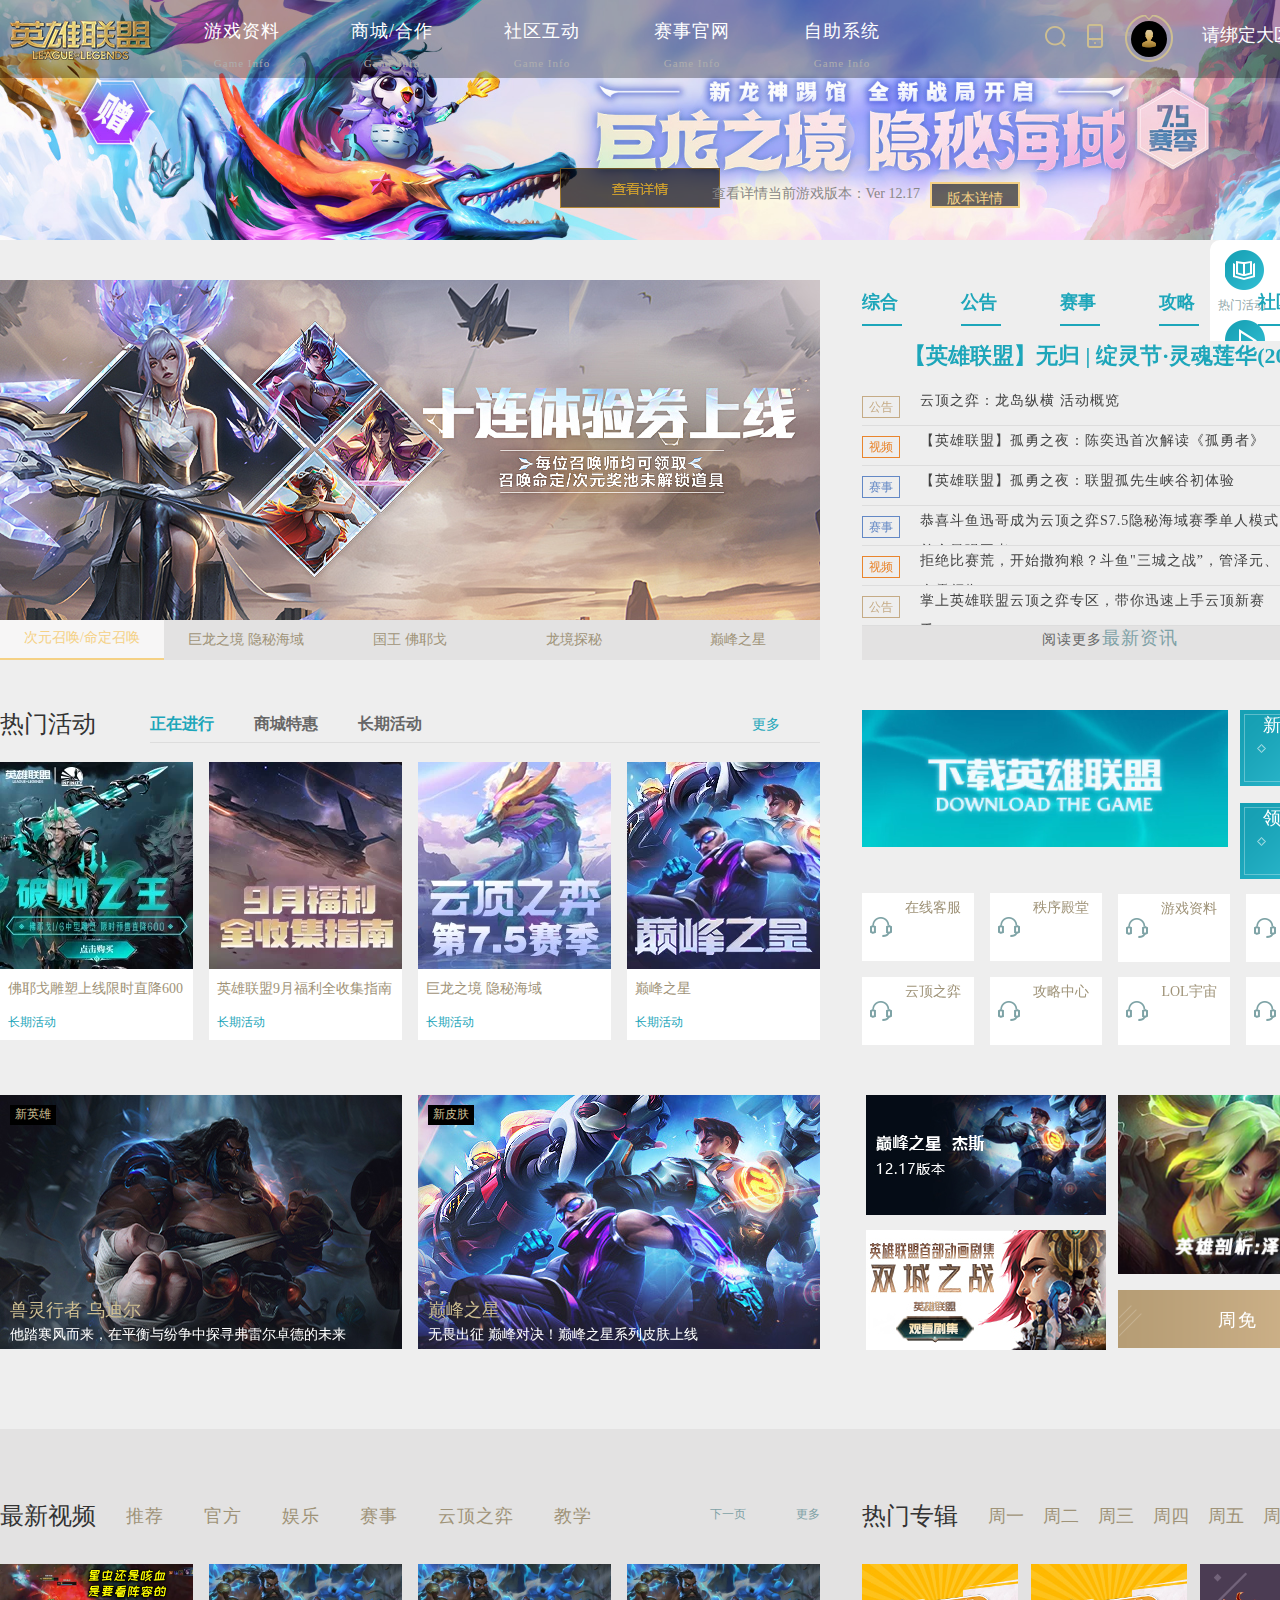
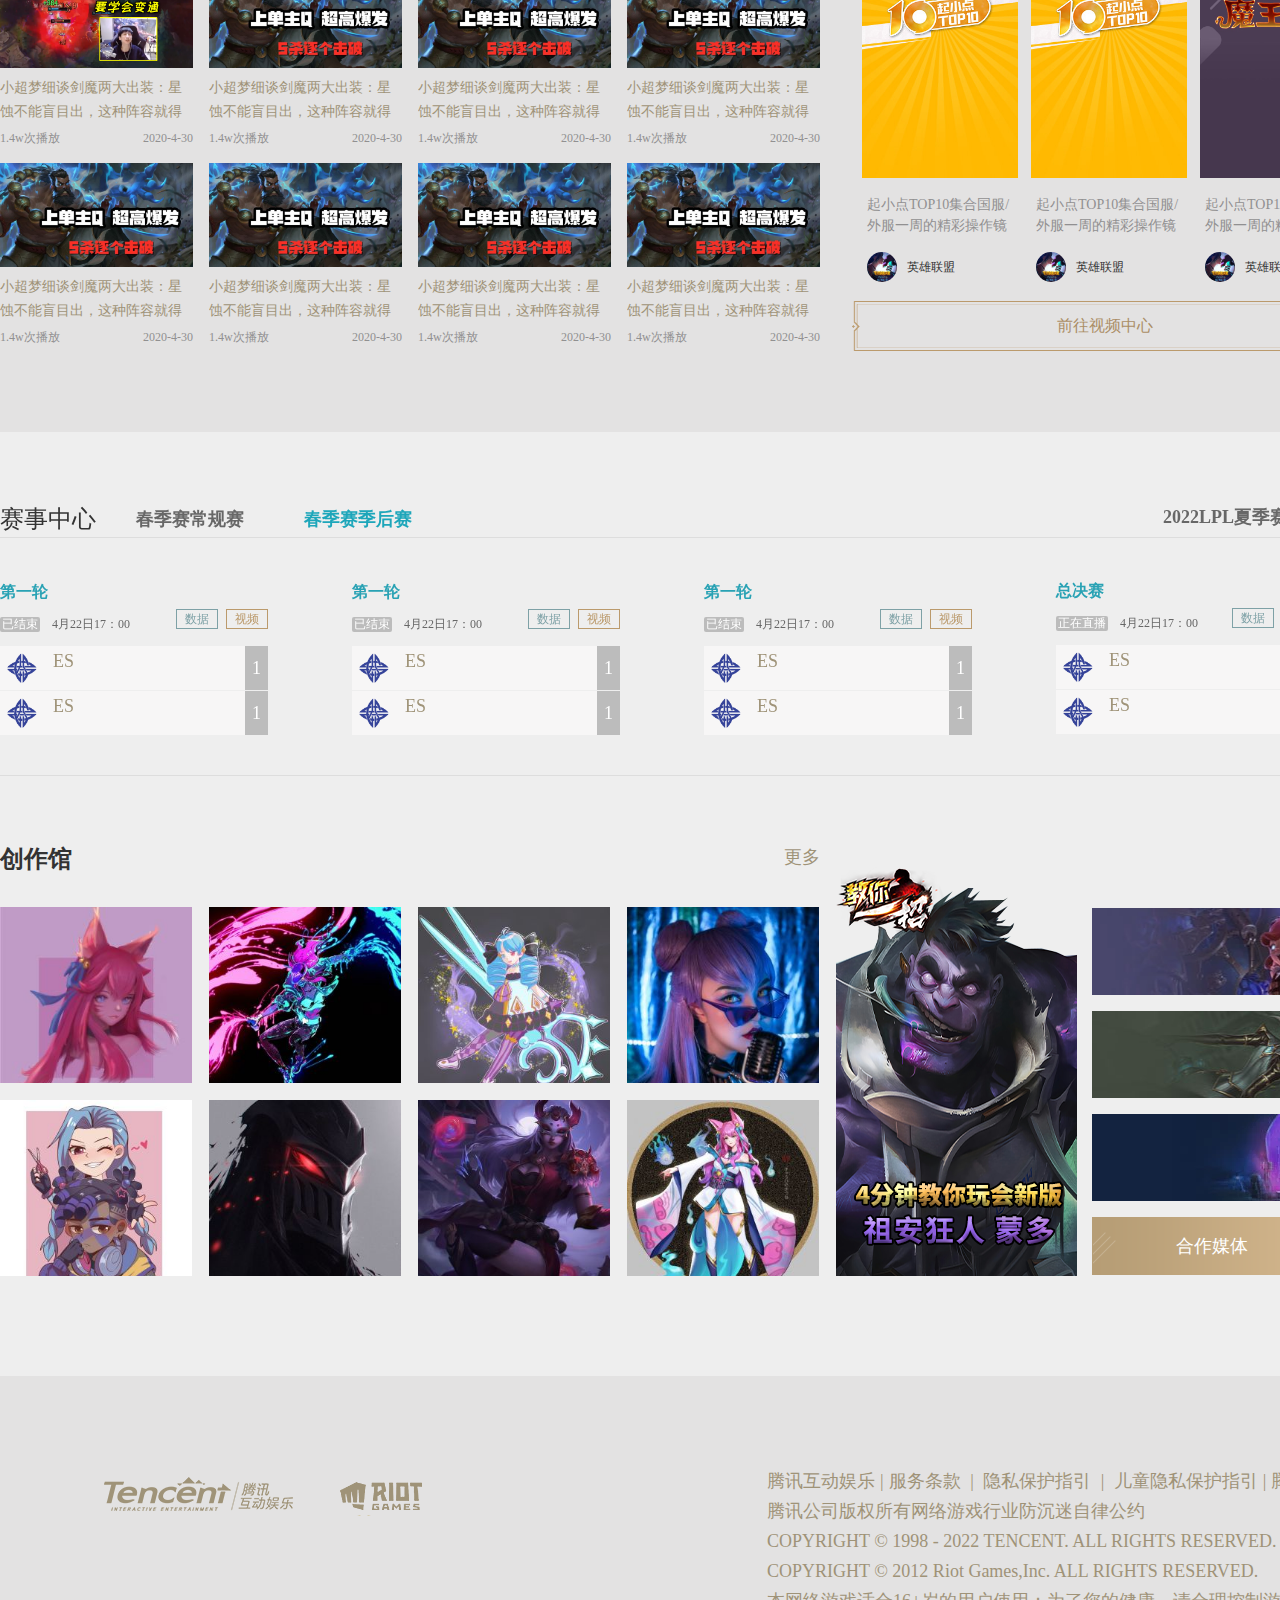
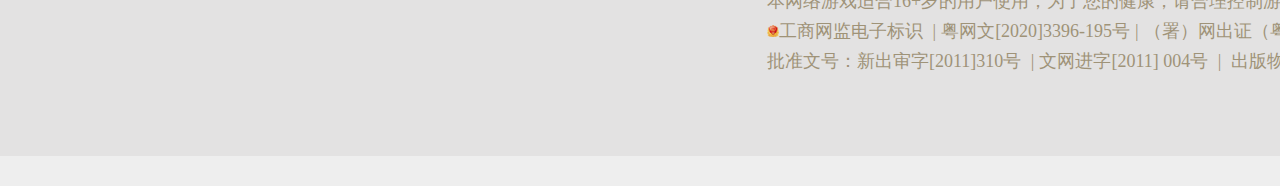
<file: index.html>
<!DOCTYPE html>
<html>

<head>
	<meta charset="UTF-8">
	<meta http-equiv="X-UA-Compatible" content="IE=edge">
	<meta name="viewport" content="width=device-width, initial-scale=1.0">
	<title>英雄联盟官网-首页</title>
	<link rel="stylesheet" href="css/index.css">
	<link rel="icon" href="img/icon.png" />
</head>

<body style="background: #eee;">
	<!-- 头部导航 -->
	<div class="top_nav_bg">
		<div class="top_nav">
			<!-- 网站导航中的logo -->
			<div class="logo">
				<a href="#">
					<h1>英雄联盟</h1>
				</a>
			</div>
			<!-- 导航列表 -->
			<div class="nav_list">
				<ul>
					<li>
						<a href="index1.html">
							<p>游戏资料</p>
							<span>Game Info</span>
						</a>
					</li>
					<li>
						<a href="#">
							<p>商城/合作</p>
							<span>Game Info</span>
						</a>
					</li>
					<li>
						<a href="#">
							<p>社区互动</p>
							<span>Game Info</span>
						</a>
					</li>
					<li>
						<a href="#">
							<p>赛事官网</p>
							<span>Game Info</span>
						</a>
					</li>
					<li>
						<a href="#">
							<p>自助系统</p>
							<span>Game Info</span>
						</a>
					</li>
				</ul>
			</div>
			<!-- 登录按钮 -->
			<div class="user_information">
				<div class="user_left">
					<img src="img/default.png" alt="">
					<span></span>
				</div>
				<div class="user_right">
					<a href="#">
						<p>请绑定大区</p>
					</a>
				</div>
			</div>
			<!-- 掌盟图标 -->
			<a href="#" class="zhangmeng">
				<i></i>
			</a>
			<!-- 搜索按钮 -->
			<a href="#" class="screen">
				<i></i>
			</a>
		</div>
	</div>
	<!-- 头部广告 -->
	<div class="top_advertisement">
		<img src="img/bj01.png">
		<div class="word">
			<a href=""></a>

			<div class="banben">
				<p>查看详情当前游戏版本：Ver 12.17 </p>
				<a href="">版本详情</a>
			</div>
		</div>
	</div>
	<!-- 侧边栏 -->
	<div class="nav-cb">
		<ul>
			<li><span><i></i></span><a href="">热门活动</a></li>
			<li><span><i></i></span><a href="">视频中心</a></li>
			<li><span><i></i></span><a href="">赛事中心</a></li>
			<li><span><i></i></span><a href="">英雄资料</a></li>
			<li><span><i></i></span><a href="">FANART</a></li>
		</ul>
	</div>
	<!-- 网站的内容主体 -->
	<div class="web_content">
		<!-- 网站的新闻、广告、资讯、活动等 -->
		<div class="game_index1 clearfix">
			<!-- 轮播图 -->
			<div class="banner">
				<ul>
					<li class="check">
						<p>次元召唤/命定召唤</p>
						<a href="">
							<img src="img/lunbo02.png">
						</a>
					</li>
					<li>
						<p>巨龙之境 隐秘海域</p>
						<a href="">
							<img src="img/lunbo05.png">
						</a>
					</li>
					<li>
						<p>国王 佛耶戈</p>
						<a href="">
							<img src="img/lunbo03.png">
						</a>
					</li>
					<li>
						<p>龙境探秘</p>
						<a href="">
							<img src="img/lunboo4.png">
						</a>
					</li>
					<li>
						<p>巅峰之星</p>
						<a href="">
							<img src="img/lunbo01.png">
						</a>
					</li>
				</ul>
			</div>
			<!-- 新闻、公告轮播 -->
			<div class="news">
				<ul class="mean_one">
					<li class="list_one check">
						<span>综合</span>
						<ul class="mean_two">
							<h4>【英雄联盟】无归 | 绽灵节·灵魂莲华(2022)</h4>
							<li>
								<p>公告</p>
								<a href="#">
									云顶之弈：龙岛纵横 活动概览
								</a>
								<span class="time">9-15</span>
							</li>
							<li class="video">
								<p>视频</p>
								<a href="#">
									【英雄联盟】孤勇之夜：陈奕迅首次解读《孤勇者》
								</a>
								<span class="time">9-12</span>
							</li>
							<li class="match">
								<p>赛事</p>
								<a href="#">
									【英雄联盟】孤勇之夜：联盟孤先生峡谷初体验
								</a>
								<span class="time">9-12</span>
							</li>
							<li class="match">
								<p>赛事</p>
								<a href="#">
									恭喜斗鱼迅哥成为云顶之弈S7.5隐秘海域赛季单人模式首个最强王者!
								</a>
								<span class="time">9-10</span>
							</li>
							<li class="video">
								<p>视频</p>
								<a href="#">
									拒绝比赛荒，开始撒狗粮？斗鱼"三城之战”，管泽元、余霜领衔!
								</a>
								<span class="time">9-09</span>
							</li>
							<li>
								<p>公告</p>
								<a href="#">
									掌上英雄联盟云顶之弈专区，带你迅速上手云顶新赛季！
								</a>
								<span class="time">9-09</span>
							</li>
						</ul>
					</li>
					<li class="list_one">
						<span>公告</span>
						<ul class="mean_two">
							<h4>10.9云顶之弈版本更新公告</h4>
							<li>
								<p>公告</p>
								<a href="#">4月30日凌晨3点停机版本更新公告</a>
								<span class="time"></span>
							</li>
							<li></li>
							<li></li>
							<li></li>
							<li></li>
							<li></li>
						</ul>
					</li>
					<li class="list_one">
						<span>赛事</span>
						<ul class="mean_two">
							<h4>10.9云顶之弈版本更新公告</h4>
							<li>
								<p>公告</p>
								<a href="#">4月30日凌晨3点停机版本更新公告</a>
								<span class="time"></span>
							</li>
							<li></li>
							<li></li>
							<li></li>
							<li></li>
							<li></li>
						</ul>
					</li>
					<li class="list_one">
						<span>攻略</span>
						<ul class="mean_two">
							<h4>12.17云顶之弈版本更新公告</h4>
							<li>
								<p>公告</p>
								<a href="#">4月30日凌晨3点停机版本更新公告</a>
								<span class="time"></span>
							</li>
							<li></li>
							<li></li>
							<li></li>
							<li></li>
							<li></li>
						</ul>
					</li>
					<li class="list_one">
						<span>社区</span>
						<ul class="mean_two">
							<h4>12.17云顶之弈版本更新公告</h4>
							<li>
								<p>公告</p>
								<a href="#">4月30日凌晨3点停机版本更新公告</a>
								<span class="time"></span>
							</li>
							<li></li>
							<li></li>
							<li></li>
							<li></li>
							<li></li>
						</ul>
					</li>
				</ul>
				<a href="#" class="clear">
					阅读更多<span>最新资讯</span>
				</a>
			</div>
			<!-- 热门活动 -->
			<div class="hot_act">
				<!-- 热门活动导航 -->
				<div class="act_top">
					<h4 class="fl">热门活动</h4>
					<ul class="act_tit fr">
						<li class="fl check">
							正在进行
						</li>
						<li class="fl">
							商城特惠
						</li>
						<li class="fl">
							长期活动
						</li>
						<li class="fr">
							<a href="#">更多</a>
						</li>
					</ul>
				</div>
				<!-- 热门活动内容 -->
				<div class="active_content">
					<ul>
						<li>
							<a href="">
								<div class="act_list_top">
									<img src="img/zbj01.png">
								</div>
								<div class="act_list_bottom">
									<p>佛耶戈雕塑上线限时直降600</p>
									<span>长期活动</span>

								</div>
							</a>
						</li>
						<li>
							<a href="">
								<div class="act_list_top">
									<img src="img/zbj02.png">
								</div>
								<div class="act_list_bottom">
									<p>英雄联盟9月福利全收集指南</p>
									<span>长期活动</span>

								</div>
							</a>
						</li>
						<li>
							<a href="">
								<div class="act_list_top">
									<img src="img/zbj03.png">
								</div>
								<div class="act_list_bottom">
									<p>巨龙之境 隐秘海域</p>
									<span>长期活动</span>

								</div>
							</a>
						</li>
						<li>
							<a href="">
								<div class="act_list_top">
									<img src="img/zbj04.png">
								</div>
								<div class="act_list_bottom">
									<p>巅峰之星</p>
									<span>长期活动</span>

								</div>
							</a>
						</li>
					</ul>
				</div>
			</div>
			<!-- 游戏功能导航 -->
			<div class="game_fun_nav fr">
				<ul>
					<li class="download_game fl">
						<!-- 视频 -->
						<video class="side-down-video" autoplay="" loop="" muted="" width="366" height="138">
							<source src="img/down.mp4" type="video/mp4">
						</video>
					</li>
					<li class="new_gameuser fr">
						<a href="">
							新手必备
						</a>
					</li>
					<li class="get_gift fr">
						<a href="#">
							领取中心
						</a>
					</li>
					<li class="p3">
						<a href="">
							<i class="icon"></i>
							<p>在线客服</p>
						</a>
					</li>
					<li class="p3">
						<a href="">
							<i class="icon"></i>
							<p>秩序殿堂</p>
						</a>
					</li>
					<li class="p3">
						<a href="">
							<i class="icon"></i>
							<p>游戏资料</p>
						</a>
					</li>
					<li class="p3 no-mr">
						<a href="">
							<i class="icon"></i>
							<p>峡谷之巅</p>
						</a>
					</li>
					<li class="p3">
						<a href="">
							<i class="icon"></i>
							<p>云顶之弈</p>
						</a>
					</li>
					<li class="p3">
						<a href="">
							<i class="icon"></i>
							<p>攻略中心</p>
						</a>
					</li>
					<li class="p3">
						<a href="">
							<i class="icon"></i>
							<p>LOL宇宙</p>
						</a>
					</li>
					<li class="p3 no-mr">
						<a href="">
							<i class="icon"></i>
							<p>微信绑定</p>
						</a>
					</li>
				</ul>
			</div>
			<!-- 新英雄新皮肤 -->
			<div class="new_hero fl">
				<div class="p1 fl">
					<a href="">
						<img src="img/ll01.png">
						<p class="word1">新英雄</p>
						<p>兽灵行者 乌迪尔</p>
						<p>他踏寒风而来，在平衡与纷争中探寻弗雷尔卓德的未来</p>

					</a>
				</div>
				<div class="p2 fl">
					<a href="">
						<img src="img/ll02.png">
						<p class="word1">新皮肤</p>
						<p>巅峰之星</p>
						<p>无畏出征 巅峰对决！巅峰之星系列皮肤上线</p>

					</a>
				</div>
			</div>
			<!-- 版本信息 -->
			<div class="version fr">
				<div class="ver_box1">
					<a href="">
						<img src="img/ll03.png" alt="">
						<p></p>
						<span></span>
					</a>
				</div>
				<div class="ver_box1">
					<a href="">
						<img src="img/ll05.png" alt="">
						<p></p>
						<span></span>
					</a>
				</div>
				<div class="ver_box1">
					<a href="">
						<img src="img/ll04.png" alt="">
						<p></p>
						<span></span>
					</a>
				</div>
				<div class="ver_box1 zm">
					<a href="">
						周免
					</a>
					<div class="zhoumian">
						<ul>
							<li>
								<a href="">
									<img src="img/gg01.png">
								</a>
							</li>
							<li>
								<a href="">
									<img src="img/gg01.png">
								</a>
							</li>
							<li>
								<a href="">
									<img src="img/hero/Caitlyn.png">
								</a>
							</li>
							<li>
								<a href="">
									<img src="img/hero/Diana.png">
								</a>
							</li>
							<li>
								<a href="">
									<img src="img/hero/Lux.png">
								</a>
							</li>
							<li>
								<a href="">
									<img src="img/hero/Katarina.png">
								</a>
							</li>
							<li>
								<a href="">
									<img src="img/hero/Rakan.png">
								</a>
							</li>
							<li>
								<a href="">
									<img src="img/hero/Soraka.png">
								</a>
							</li>
							<li>
								<a href="">
									<img src="img/hero/Yuumi.png">
								</a>
							</li>
							<li>
								<a href="">
									<img src="img/hero/Yasuo.png">
								</a>
							</li>
							<li>
								<a href="">
									<img src="img/hero/Vayne.png">
								</a>
							</li>
							<li>
								<a href="">
									<img src="img/hero/Xayah.png">
								</a>
							</li>
							<li>
								<a href="">
									<img src="img/hero/Zoe.png">
								</a>
							</li>
							<li>
								<a href="">
									<img src="img/hero/Sona.png">
								</a>
							</li>
							<li>
								<a href="">
									<img src="img/hero/Sivir.png">
								</a>
							</li>
							<li>
								<a href="">
									<img src="img/hero/Lulu.png">
								</a>
							</li>
							<li>
								<a href="">
									<img src="img/hero/Kayle.png">
								</a>
							</li>
							<li>
								<a href="">
									<img src="img/hero/Kaisa.png">
								</a>
							</li>
							<li>
								<a href="">
									<img src="img/hero/Janna.png">
								</a>
							</li>
						</ul>
					</div>
				</div>
			</div>
		</div>
		<!-- 视频专辑区域 -->
		<div class="game_video_bg">
			<div class="game_video">
				<!-- 最新视频 -->
				<div class="new_video fl">
					<div class="nv_tit">
						<h2>最新视频</h2>
						<ul>
							<li>
								<a href="">推荐</a>
							</li>
							<li>
								<a href="">官方</a>
							</li>
							<li>
								<a href="">娱乐</a>
							</li>
							<li>
								<a href="">赛事</a>
							</li>
							<li>
								<a href="">云顶之弈</a>
							</li>
							<li>
								<a href="">教学</a>
							</li>
						</ul>
						<a href="" class="fr no-mr">更多</a>
						<a href="" class="fr">下一页</a>

					</div>
					<div class="nv_content">
						<ul>
							<li>
								<a href="">
									<img src="img/gg01.png">
									<p>小超梦细谈剑魔两大出装：星蚀不能盲目出，这种阵容就得出渴血！</p>
								</a>
								<span>1.4w次播放</span>
								<span>2020-4-30</span>
							</li>
							<li>
								<a href="">
									<img src="img/gg02.png">
									<p>小超梦细谈剑魔两大出装：星蚀不能盲目出，这种阵容就得出渴血！</p>
								</a>
								<span>1.4w次播放</span>
								<span>2020-4-30</span>
							</li>
							<li>
								<a href="">
									<img src="img/gg02.png">
									<p>小超梦细谈剑魔两大出装：星蚀不能盲目出，这种阵容就得出渴血！</p>
								</a>
								<span>1.4w次播放</span>
								<span>2020-4-30</span>
							</li>
							<li>
								<a href="">
									<img src="img/gg02.png">
									<p>小超梦细谈剑魔两大出装：星蚀不能盲目出，这种阵容就得出渴血！</p>
								</a>
								<span>1.4w次播放</span>
								<span>2020-4-30</span>
							</li>
							<li>
								<a href="">
									<img src="img/gg02.png">
									<p>小超梦细谈剑魔两大出装：星蚀不能盲目出，这种阵容就得出渴血！</p>
								</a>
								<span>1.4w次播放</span>
								<span>2020-4-30</span>
							</li>
							<li>
								<a href="">
									<img src="img/gg02.png">
									<p>小超梦细谈剑魔两大出装：星蚀不能盲目出，这种阵容就得出渴血！</p>
								</a>
								<span>1.4w次播放</span>
								<span>2020-4-30</span>
							</li>
							<li>
								<a href="">
									<img src="img/gg02.png">
									<p>小超梦细谈剑魔两大出装：星蚀不能盲目出，这种阵容就得出渴血！</p>
								</a>
								<span>1.4w次播放</span>
								<span>2020-4-30</span>
							</li>
							<li>
								<a href="">
									<img src="img/gg02.png">
									<p>小超梦细谈剑魔两大出装：星蚀不能盲目出，这种阵容就得出渴血！</p>
								</a>
								<span>1.4w次播放</span>
								<span>2020-4-30</span>
							</li>
						</ul>
					</div>
				</div>
				<!-- 最新专辑 -->
				<div class="new_album fr">
					<div class="na_tit">
						<h2>热门专辑</h2>
						<ul>
							<li>
								<a href="">周一</a>
							</li>
							<li>
								<a href="">周二</a>
							</li>
							<li>
								<a href="">周三</a>
							</li>
							<li>
								<a href="">周四</a>
							</li>
							<li>
								<a href="">周五</a>
							</li>
							<li>
								<a href="">周六</a>
							</li>
							<li>
								<a href="">周日</a>
							</li>
						</ul>
					</div>
					<div class="na_content">
						<ul>
							<li>
								<a href="">
									<img src="img/kk01.pngg.jfif" alt="">
									<p>起小点TOP10集合国服/外服一周的精彩操作镜头</p>
									<img src="img/tx.png">
									<b>英雄联盟</b>
								</a>
							</li>
							<li>
								<a href="">
									<img src="img/kk01.pngg.jfif" alt="">
									<p>起小点TOP10集合国服/外服一周的精彩操作镜头。</p>
									<img src="img/tx.png">
									<b>英雄联盟</b>
								</a>
							</li>
							<li>
								<a href="">
									<img src="img/kk03.png" alt="">
									<p>起小点TOP10集合国服/外服一周的精彩操作镜头</p>
									<img src="img/tx.png">
									<b>英雄联盟</b>
								</a>
							</li>

						</ul>
						<a href="#" class="clear">前往视频中心</a>
					</div>
				</div>
			</div>
		</div>
		<!-- 赛事中心 -->
		<div class="game_match">
			<div class="match_tit">
				<h2>赛事中心</h2>
				<ul>
					<li>
						<a href="">春季赛常规赛</a>
					</li>
					<li class="check">
						<a href="">春季赛季后赛</a>
					</li>
				</ul>
				<a href="" class="fr">更多</a>
				<a href="" class="fr">2022LPL夏季赛</a>
			</div>
			<div class="match_con clearfix">
				<div class="box1">
					<h6>第一轮</h6>
					<div class="match_details_box">
						<div class="match_details_tit">

							<span>已结束</span>
							<span>4月22日17：00</span>
							<a href="" class="video">视频</a>
							<a href="">数据</a>
						</div>
						<div class="match_details">
							<div>
								<img src="img/es.png" alt="">
								<p>ES</p>
								<span>1</span>
							</div>
							<div>
								<img src="img/es.png" alt="">
								<p>ES</p>
								<span>1</span>
							</div>
						</div>
					</div>

				</div>
				<div class="box1">
					<h6>第一轮</h6>
					<div class="match_details_box">
						<div class="match_details_tit">

							<span>已结束</span>
							<span>4月22日17：00</span>
							<a href="" class="video">视频</a>
							<a href="">数据</a>
						</div>
						<div class="match_details">
							<div>
								<img src="img/es.png" alt="">
								<p>ES</p>
								<span>1</span>
							</div>
							<div>
								<img src="img/es.png" alt="">
								<p>ES</p>
								<span>1</span>
							</div>
						</div>
					</div>

				</div>
				<div class="box1">
					<h6>第一轮</h6>
					<div class="match_details_box">
						<div class="match_details_tit">

							<span>已结束</span>
							<span>4月22日17：00</span>
							<a href="" class="video">视频</a>
							<a href="">数据</a>
						</div>
						<div class="match_details">
							<div>
								<img src="img/es.png" alt="">
								<p>ES</p>
								<span>1</span>
							</div>
							<div>
								<img src="img/es.png" alt="">
								<p>ES</p>
								<span>1</span>
							</div>
						</div>
					</div>

				</div>
				<div class="box1">
					<h6>总决赛</h6>
					<div class="match_details_box">
						<div class="match_details_tit">

							<span>正在直播</span>
							<span>4月22日17：00</span>
							<a href="" class="video">视频</a>
							<a href="">数据</a>
						</div>
						<div class="match_details">
							<div>
								<img src="img/es.png" alt="">
								<p>ES</p>
								<span>1</span>
							</div>
							<div>
								<img src="img/es.png" alt="">
								<p>ES</p>
								<span>1</span>
							</div>
						</div>
					</div>

				</div>
			</div>
		</div>
		<!-- 创作馆 -->
		<div class="create_bg">
			<div class="create_left fl">
				<div class="create_tit">
					<h2 class="fl">创作馆</h2>
					<a href="" class="fr">更多</a>
				</div>
				<div class="create_con">
					<ul>
						<li>
							<a href="">
								<img src="img/q1.jfif" alt="">
							</a>
						</li>
						<li>
							<a href="">
								<img src="img/q2.jfif" alt="">
							</a>
						</li>
						<li>
							<a href="">
								<img src="img/q3.jfif" alt="">
							</a>
						</li>
						<li>
							<a href="">
								<img src="img/q4.jfif" alt="">
							</a>
						</li>
						<li>
							<a href="">
								<img src="img/q5.jfif" alt="">
							</a>
						</li>
						<li>
							<a href="">
								<img src="img/q6.jfif" alt="">
							</a>
						</li>
						<li>
							<a href="">
								<img src="img/q7.jfif" alt="">
							</a>
						</li>
						<li>
							<a href="">
								<img src="img/q8.jfif" alt="">
							</a>
						</li>
					</ul>
				</div>
			</div>
			<div class="create_right fr ">
				<ul>
					<li>
						<a href="">
							<img src="img/db01.png" alt="">
						</a>
					</li>
					<li>
						<a href="">
							<img src="img/q9.png" alt="">
						</a>
					</li>
					<li>
						<a href="">
							<img src="img/href-bg-3.jpg" alt="">
						</a>
					</li>
					<li>
						<a href="">
							<img src="img/q10.png" alt="">
						</a>
					</li>
				</ul>
				<a href="" class="mt">
					<p>合作媒体</p>
				</a>
			</div>
		</div>
		<!-- 底部文本 -->
		<div class="footer">
			<div class="footer-item">
				<div class="foot-list">
					<a href=""></a>
					<span></span>
				</div>
				<ul class="foot_links">
					<li class="link_map">
						<a href="">腾讯互动娱乐</a><span class="f_line">|</span><a href="">服务条款</a>
						<span class="f_line">|</span>
						<a href="">隐私保护指引</a>
						<span class="f_line">|</span>
						<a href="">儿童隐私保护指引</a><span class="f_line">|</span><a href="">腾讯游戏招聘</a><span
								class="f_line">|</span><a href="">腾讯游戏客服</a><span class="f_line">|</span><a
								href="">游戏列表</a><span class="f_line">|</span><a href="">广告服务及商务合作</a><span
								class="f_line">|</span>
					</li>
					<li class="copyright_zh"><a href="">腾讯公司版权所有</a><a href="">网络游戏行业防沉迷自律公约</a></li>
					<li class="copyright_en">
						<p class="copyright_txt">COPYRIGHT © 1998 - 2022 TENCENT. ALL RIGHTS RESERVED.</p>
						<p class="copyright_txt">COPYRIGHT © 2012 Riot Games,Inc. ALL RIGHTS RESERVED.</p>
					</li>
					<li class="limit_age">本网络游戏适合16+岁的用户使用；为了您的健康，请合理控制游戏时间。</li>
					<li class="copyright_public"><a href=""><img src="img/xtb.png" width="15" height="15">工商网监电子标识
						</a><span class="f_line">|</span><a href="">粤网文[2020]3396-195号</a><span
							class="f_line">|</span><a href="">（署）网出证（粤）字第054号</a>
					</li>
					<li class="copyright_private">批准文号：新出审字[2011]310号 <span class="f_line">|</span>文网进字[2011] 004号 <span
							class="f_line">|</span> 出版物号：ISBN 978-7-89989-145-2<span
							class="f_line">|</span>全国文化市场统一举报电话：12318 </li>
				</ul>
			</div>


		</div>
	</div>
</body>

</html>
</file>
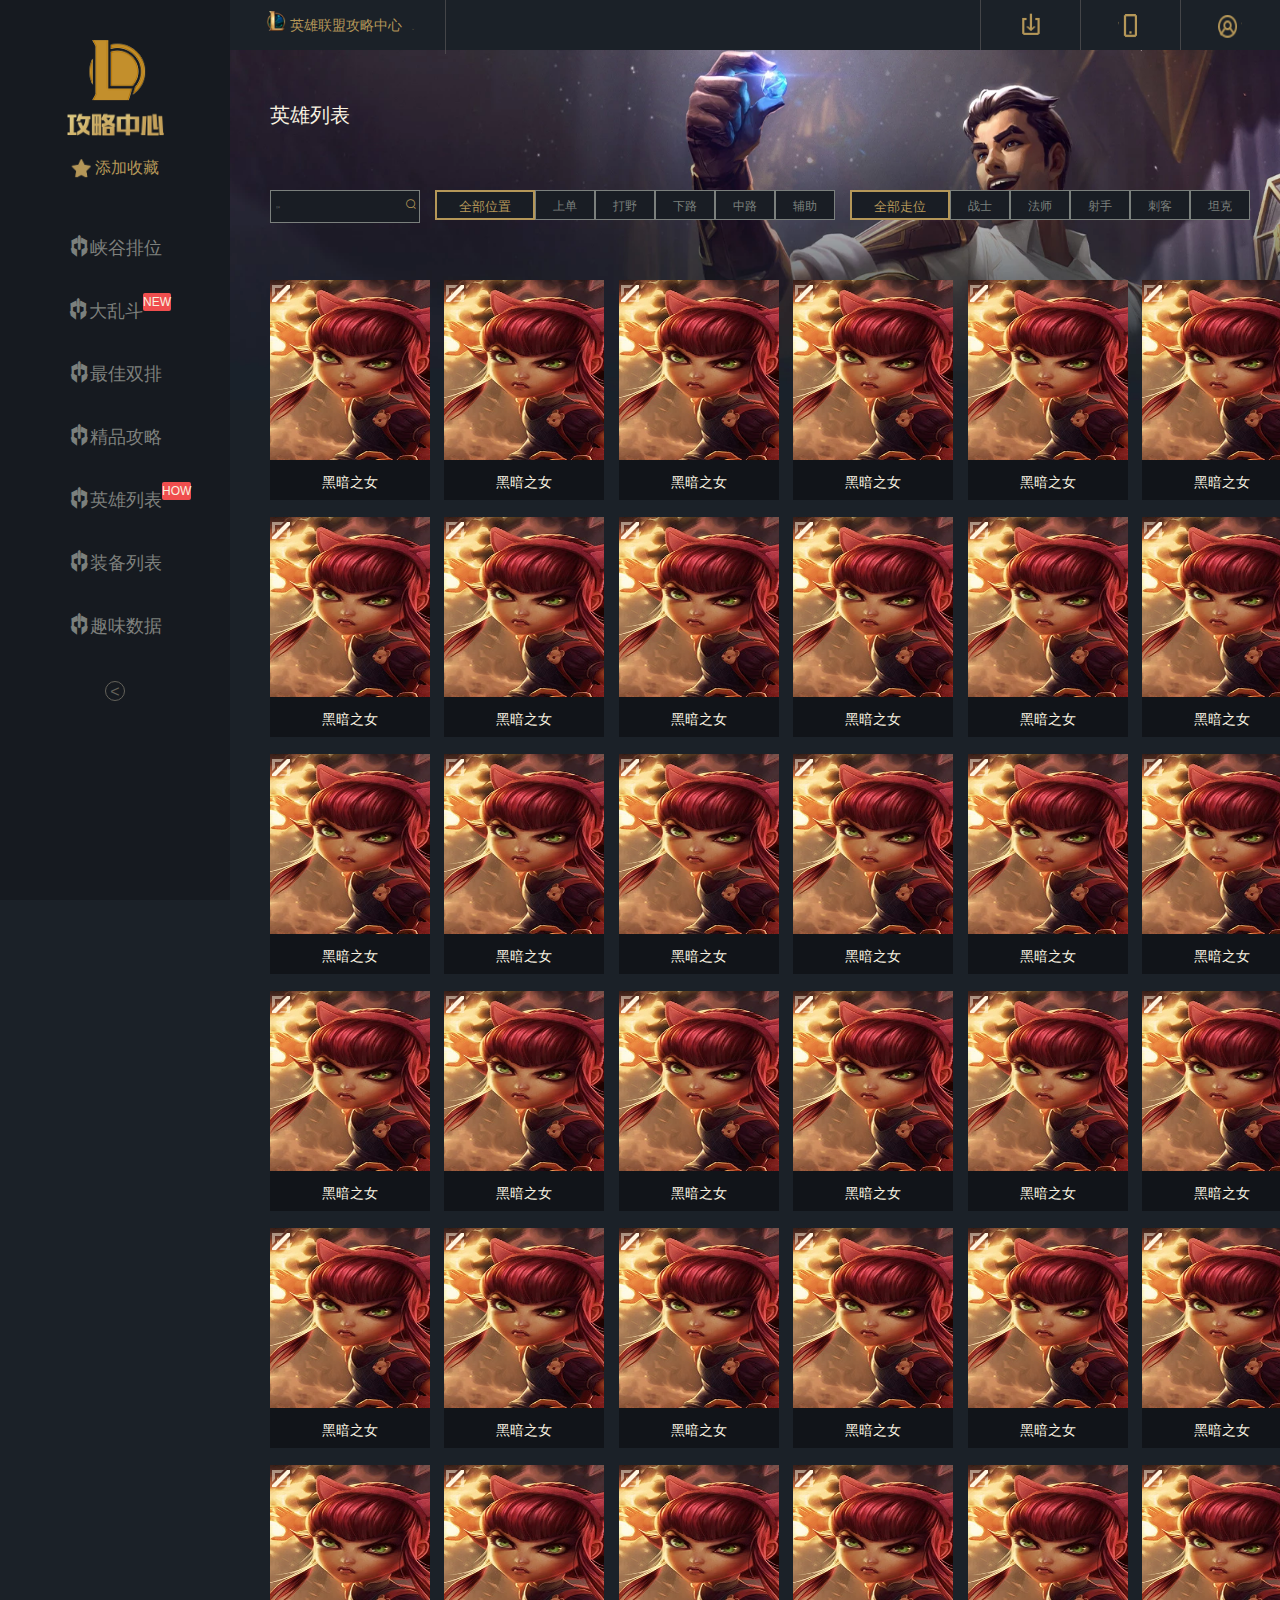
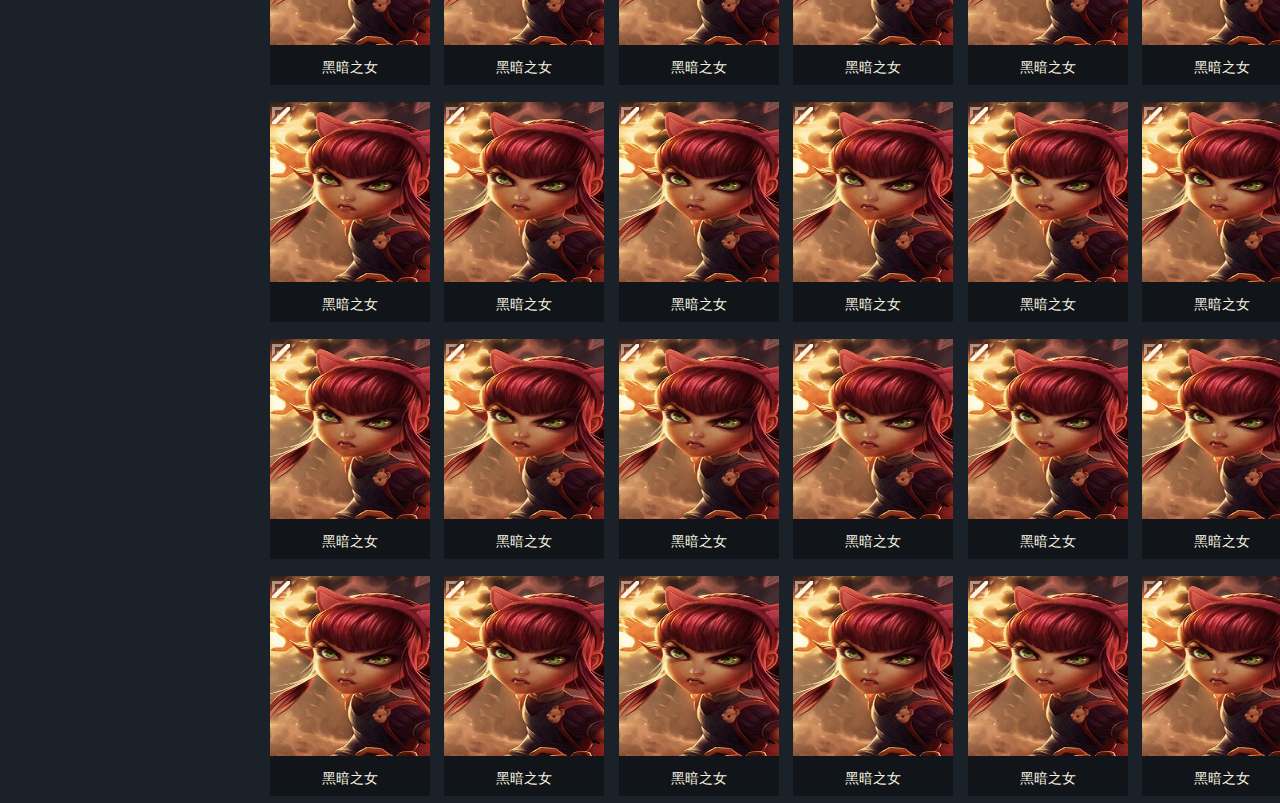
<file: index1.html>
<!DOCTYPE html>
<html lang="en">

<head>
    <meta charset="UTF-8">
    <meta http-equiv="X-UA-Compatible" content="IE=edge">
    <meta name="viewport" content="width=device-width, initial-scale=1.0">
    <title>攻略中心-英雄联盟官网</title>
    <link rel="stylesheet" href="css/base.css">
    <link rel="stylesheet" href="css/index1.css">
    <link rel="stylesheet" href="font/font_gtuvx7rerva/iconfont.css">
    <link rel="stylesheet" href="font/font_qatctgius6g/iconfont.css">
    <link rel="stylesheet" href="font/font_qn4wphiwm2/iconfont.css">
    <link rel="icon" href="img/icon.png" />
</head>

<body>
    <!-- 左边栏 -->
    <div id="yl">
        <div class="logos">
            <a href=""><img src="img/logo-lol.png" alt=""><span><i></i> 添加收藏</span></a>
        </div>
        <div class="yl-uli">
            <ul>
                <li><span id="lk" class="iconfont icon-xxx">&#xe60a;</span><label for="lk"><a href="">峡谷排位</a> </label> </li>
                <li><span id="lk" class="iconfont icon-xxx">&#xe60a;</span><label for="lk"><a href="">大乱斗</a> </label> <i>NEW</i></li>
                <li><span id="lk" class="iconfont icon-xxx">&#xe60a;</span><label for="lk"><a href="">最佳双排</a> </label> </li>
                <li><span id="lk" class="iconfont icon-xxx">&#xe60a;</span><label for="lk"><a href="index3.html">精品攻略</a> </label> </li>
                <li><span id="lk" class="iconfont icon-xxx">&#xe60a;</span><label for="lk"><a href="index1.html">英雄列表</a> </label> <i>HOW</i></li>
                <li><span id="lk" class="iconfont icon-xxx">&#xe60a;</span><label for="lk"><a href="index2.html">装备列表</a> </label> </li>
                <li><span id="lk" class="iconfont icon-xxx">&#xe60a;</span><label for="lk"><a href="">趣味数据</a> </label> </li>
            </ul>
        </div>
        <div class="yl-fh">
            <a href="index.html">&lt;</a>
        </div>
    </div>
    <!-- 上导航栏 -->
    <div id="tyb">
        <div class="tyb-than">
            <a></a> 英雄联盟攻略中心<span class="iconfont">&#xe62b;</span>
        </div> 
         <div class="tyn-hza"><i></i> 云顶之弈主题站</div>
        <div class="tyb-then">
            <ul>
                <li><a href=""></a></li>
                <li><a href=""></a></li>
                <li><a href=""></a></li>
            </ul>
        </div>

    </div>
    <!-- 背景图片 -->
    <div class="bj"> </div> 
      <div class="rigt-bt">
            <h3>英雄列表</h3>
            <div class="rigt-bt-bd">
                <input type="text" placeholder="搜索" autocomplete=“off><i class="iconfont">&#xe610;</i>
            </div>
            <div class="rigt-lb">
                <ul class="">
                    <li>全部位置</li>
                    <li>上单</li>
                    <li>打野</li>
                    <li>下路</li>
                    <li>中路</li>
                    <li>辅助</li>
                </ul>
                <ul>
                    <li>全部走位</li>
                    <li>战士</li>
                    <li>法师</li>
                    <li>射手</li>
                    <li>刺客</li>
                    <li>坦克</li>
                    <li>辅助</li>
                </ul>
            </div>
        </div>
        <!-- 主题内容 -->
    <div class="yx">
        <ul>
            <li><span></span><i></i> 黑暗之女</li>
            <li><span></span><i></i>黑暗之女</li>
            <li><span></span><i></i>黑暗之女</li>
            <li><span></span><i></i>黑暗之女</li>
            <li><span></span><i></i>黑暗之女</li>
            <li><span></span><i></i>黑暗之女</li>
            <li><span></span><i></i>黑暗之女</li>
            <li><span></span><i></i> 黑暗之女</li>
            <li><span></span><i></i> 黑暗之女</li>
            <li><span></span><i></i> 黑暗之女</li>
            <li><span></span><i></i> 黑暗之女</li>
            <li><span></span><i></i> 黑暗之女</li>
            <li><span></span><i></i> 黑暗之女</li>
            <li><span></span><i></i> 黑暗之女</li>
            <li><span></span><i></i> 黑暗之女</li>
            <li><span></span><i></i> 黑暗之女</li>
            <li><span></span><i></i> 黑暗之女</li>
            <li><span></span><i></i> 黑暗之女</li>
            <li><span></span><i></i> 黑暗之女</li>
            <li><span></span><i></i> 黑暗之女</li>
            <li><span></span><i></i> 黑暗之女</li>
            <li><span></span><i></i> 黑暗之女</li>
            <li><span></span><i></i> 黑暗之女</li>
            <li><span></span><i></i> 黑暗之女</li>
            <li><span></span><i></i> 黑暗之女</li>
            <li><span></span><i></i> 黑暗之女</li>
            <li><span></span><i></i> 黑暗之女</li>
            <li><span></span><i></i> 黑暗之女</li>
            <li><span></span><i></i> 黑暗之女</li>
            <li><span></span><i></i> 黑暗之女</li>
            <li><span></span><i></i> 黑暗之女</li>
            <li><span></span><i></i> 黑暗之女</li>
            <li><span></span><i></i> 黑暗之女</li>
            <li><span></span><i></i> 黑暗之女</li>
            <li><span></span><i></i> 黑暗之女</li>
            <li><span></span><i></i> 黑暗之女</li>
            <li><span></span><i></i> 黑暗之女</li>
            <li><span></span><i></i> 黑暗之女</li>
            <li><span></span><i></i> 黑暗之女</li>
            <li><span></span><i></i> 黑暗之女</li>
            <li><span></span><i></i> 黑暗之女</li>
            <li><span></span><i></i> 黑暗之女</li>
            <li><span></span><i></i> 黑暗之女</li>
            <li><span></span><i></i> 黑暗之女</li>
            <li><span></span><i></i> 黑暗之女</li>
            <li><span></span><i></i> 黑暗之女</li>
            <li><span></span><i></i> 黑暗之女</li>
            <li><span></span><i></i> 黑暗之女</li>
            <li><span></span><i></i> 黑暗之女</li>
            <li><span></span><i></i> 黑暗之女</li>
            <li><span></span><i></i> 黑暗之女</li>
            <li><span></span><i></i> 黑暗之女</li>
            <li><span></span><i></i> 黑暗之女</li>
            <li><span></span><i></i> 黑暗之女</li>

        </ul>

    </div>

</body>

</html>
</file>
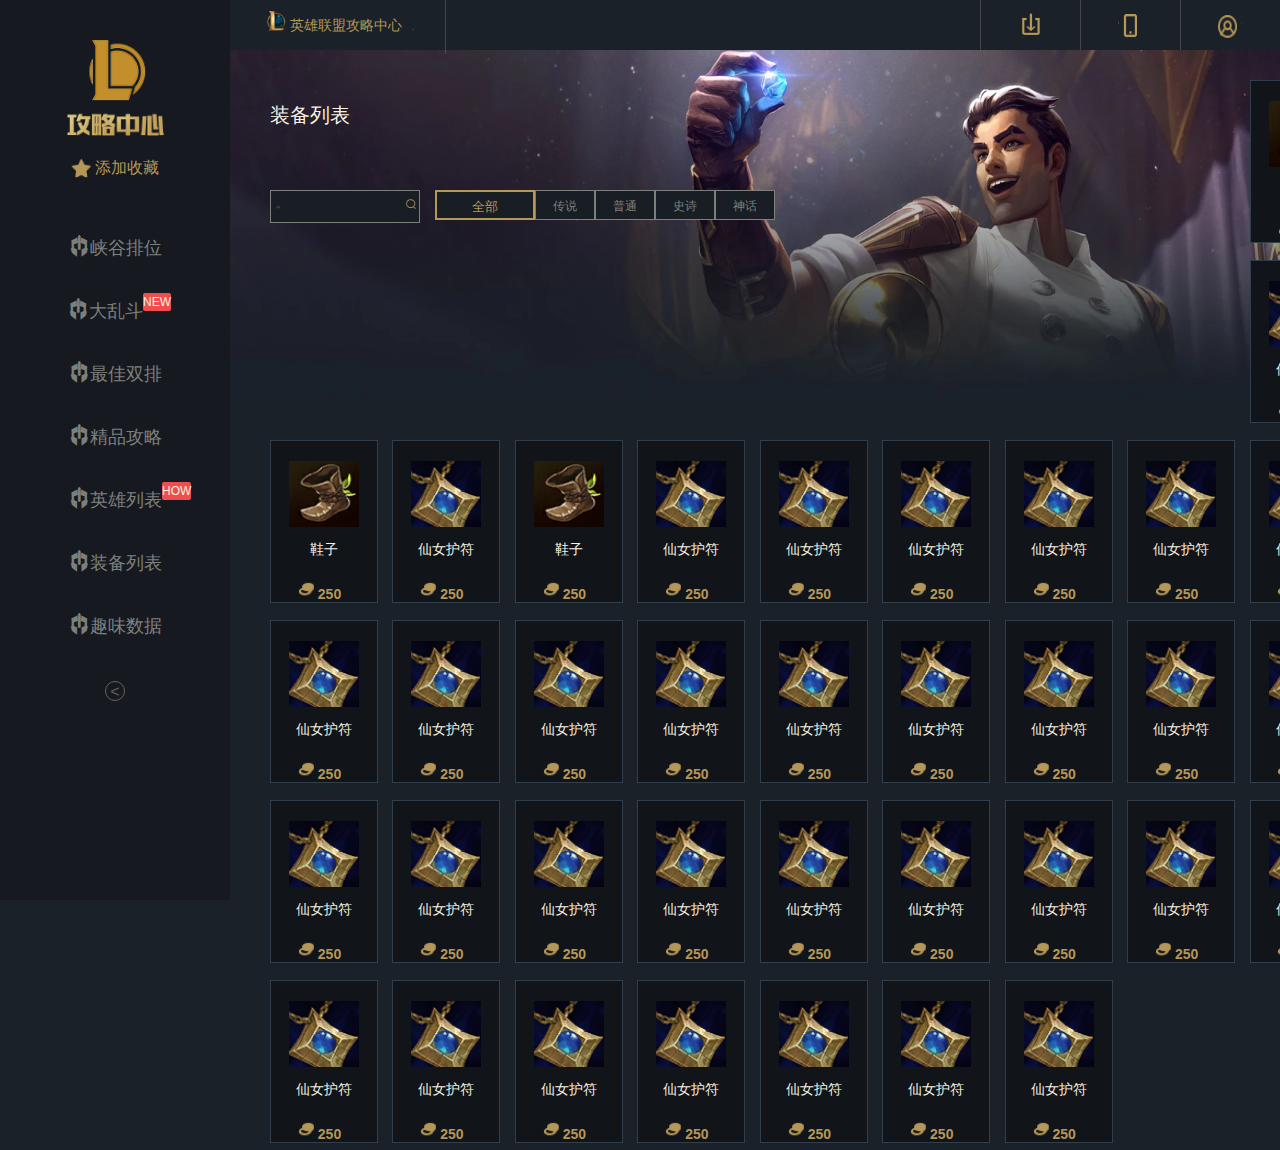
<file: index2.html>
<!DOCTYPE html>
<html lang="en">

<head>
    <meta charset="UTF-8">
    <meta http-equiv="X-UA-Compatible" content="IE=edge">
    <meta name="viewport" content="width=device-width, initial-scale=1.0">
    <title>攻略中心-英雄联盟官网</title>
    <link rel="stylesheet" href="css/base.css">
    <link rel="stylesheet" href="font/font_gtuvx7rerva/iconfont.css">
    <link rel="stylesheet" href="font/font_qatctgius6g/iconfont.css">
    <link rel="stylesheet" href="font/font_qn4wphiwm2/iconfont.css">
    <link rel="stylesheet" href="css/index2.css">
    <link rel="icon" href="img/icon.png" />
</head>

<body>
    <!-- 左边栏 -->
    <div id="yl">
        <div class="logos">
            <a href=""><img src="img/logo-lol.png" alt=""><span><i></i> 添加收藏</span></a>
        </div>
        <div class="yl-uli">
            <ul>
                <li><span id="lk" class="iconfont icon-xxx">&#xe60a;</span><label for="lk"><a href="">峡谷排位</a> </label>
                </li>
                <li><span id="lk" class="iconfont icon-xxx">&#xe60a;</span><label for="lk"><a href="">大乱斗</a> </label>
                    <i>NEW</i></li>
                <li><span id="lk" class="iconfont icon-xxx">&#xe60a;</span><label for="lk"><a href="">最佳双排</a> </label>
                </li>
                <li><span id="lk" class="iconfont icon-xxx">&#xe60a;</span><label for="lk"><a
                            href="index3.html">精品攻略</a> </label> </li>
                <li><span id="lk" class="iconfont icon-xxx">&#xe60a;</span><label for="lk"><a
                            href="index1.html">英雄列表</a> </label> <i>HOW</i></li>
                <li><span id="lk" class="iconfont icon-xxx">&#xe60a;</span><label for="lk"><a
                            href="index2.html">装备列表</a> </label> </li>
                <li><span id="lk" class="iconfont icon-xxx">&#xe60a;</span><label for="lk"><a href="">趣味数据</a> </label>
                </li>
            </ul>
        </div>
        <div class="yl-fh">
            <a href="index.html">&lt;</a>
        </div>
    </div>
    <!-- 上导航栏 -->
    <div id="tyb">
        <div class="tyb-than">
            <a></a> 英雄联盟攻略中心<span class="iconfont">&#xe62b;</span>
        </div>
        <div class="tyn-hza"><i></i> 云顶之弈主题站</div>
        <div class="tyb-then">
            <ul>
                <li><a href=""></a></li>
                <li><a href=""></a></li>
                <li><a href=""></a></li>
            </ul>
        </div>

    </div>
    <!-- 背景图片 -->
    <div class="bj"> </div>
    <div class="rigt-bt">
        <h3>装备列表</h3>
        <div class="rigt-bt-bd">
            <input type="text" placeholder="搜索" autocomplete=“off><i class="iconfont">&#xe610;</i>
        </div>
        <div class="rigt-lb">
            <ul class="">
                <li>全部</li>
                <li>传说</li>
                <li>普通</li>
                <li>史诗</li>
                <li>神话</li>
            </ul>
            <ul class="lb-yc">
                <li>全部</li>
                <li>传说</li>
                <li>普通</li>
                <li>史诗</li>
                <li>神话</li>
                <li>神话</li>
                <li>神话</li>
                <li>神话</li>
            </ul>
        </div>
    </div>
    <div class="equipment">
        <ul>
            <li>
                <div class="equipment-box"><img src="img/1001.png" alt=""></div>
                <p>鞋子</p><i></i><span>250</span>
            </li>
            <li>
                <div class="equipment-box"><img src="img/1004.png" alt=""></div>
                <p>仙女护符</p><i></i><span>250</span>
            </li>
            <li>
                <div class="equipment-box"><img src="img/1001.png" alt=""></div>
                <p>鞋子</p><i></i><span>250</span>
            </li>
            <li>
                <div class="equipment-box"><img src="img/1004.png" alt=""></div>
                <p>仙女护符</p><i></i><span>250</span>
            </li>
            <li>
                <div class="equipment-box"><img src="img/1001.png" alt=""></div>
                <p>鞋子</p><i></i><span>250</span>
            </li>
            <li>
                <div class="equipment-box"><img src="img/1004.png" alt=""></div>
                <p>仙女护符</p><i></i><span>250</span>
            </li>
            <li>
                <div class="equipment-box"><img src="img/1004.png" alt=""></div>
                <p>仙女护符</p><i></i><span>250</span>
            </li>
            <li>
                <div class="equipment-box"><img src="img/1004.png" alt=""></div>
                <p>仙女护符</p><i></i><span>250</span>
            </li>
            <li>
                <div class="equipment-box"><img src="img/1004.png" alt=""></div>
                <p>仙女护符</p><i></i><span>250</span>
            </li>
            <li>
                <div class="equipment-box"><img src="img/1004.png" alt=""></div>
                <p>仙女护符</p><i></i><span>250</span>
            </li>
            <li>
                <div class="equipment-box"><img src="img/1004.png" alt=""></div>
                <p>仙女护符</p><i></i><span>250</span>
            </li>
            <li>
                <div class="equipment-box"><img src="img/1004.png" alt=""></div>
                <p>仙女护符</p><i></i><span>250</span>
            </li>
            <li>
                <div class="equipment-box"><img src="img/1004.png" alt=""></div>
                <p>仙女护符</p><i></i><span>250</span>
            </li>
            <li>
                <div class="equipment-box"><img src="img/1004.png" alt=""></div>
                <p>仙女护符</p><i></i><span>250</span>
            </li>
            <li>
                <div class="equipment-box"><img src="img/1004.png" alt=""></div>
                <p>仙女护符</p><i></i><span>250</span>
            </li>
            <li>
                <div class="equipment-box"><img src="img/1004.png" alt=""></div>
                <p>仙女护符</p><i></i><span>250</span>
            </li>
            <li>
                <div class="equipment-box"><img src="img/1004.png" alt=""></div>
                <p>仙女护符</p><i></i><span>250</span>
            </li>
            <li>
                <div class="equipment-box"><img src="img/1004.png" alt=""></div>
                <p>仙女护符</p><i></i><span>250</span>
            </li>
            <li>
                <div class="equipment-box"><img src="img/1004.png" alt=""></div>
                <p>仙女护符</p><i></i><span>250</span>
            </li>
            <li>
                <div class="equipment-box"><img src="img/1004.png" alt=""></div>
                <p>仙女护符</p><i></i><span>250</span>
            </li>
            <li>
                <div class="equipment-box"><img src="img/1004.png" alt=""></div>
                <p>仙女护符</p><i></i><span>250</span>
            </li>
            <li>
                <div class="equipment-box"><img src="img/1004.png" alt=""></div>
                <p>仙女护符</p><i></i><span>250</span>
            </li>
            <li>
                <div class="equipment-box"><img src="img/1004.png" alt=""></div>
                <p>仙女护符</p><i></i><span>250</span>
            </li>
            <li>
                <div class="equipment-box"><img src="img/1004.png" alt=""></div>
                <p>仙女护符</p><i></i><span>250</span>
            </li>
            <li>
                <div class="equipment-box"><img src="img/1004.png" alt=""></div>
                <p>仙女护符</p><i></i><span>250</span>
            </li>
            <li>
                <div class="equipment-box"><img src="img/1004.png" alt=""></div>
                <p>仙女护符</p><i></i><span>250</span>
            </li>
            <li>
                <div class="equipment-box"><img src="img/1004.png" alt=""></div>
                <p>仙女护符</p><i></i><span>250</span>
            </li>
            <li>
                <div class="equipment-box"><img src="img/1004.png" alt=""></div>
                <p>仙女护符</p><i></i><span>250</span>
            </li>
            <li>
                <div class="equipment-box"><img src="img/1004.png" alt=""></div>
                <p>仙女护符</p><i></i><span>250</span>
            </li>
            <li>
                <div class="equipment-box"><img src="img/1004.png" alt=""></div>
                <p>仙女护符</p><i></i><span>250</span>
            </li>
            <li>
                <div class="equipment-box"><img src="img/1004.png" alt=""></div>
                <p>仙女护符</p><i></i><span>250</span>
            </li>
            <li>
                <div class="equipment-box"><img src="img/1004.png" alt=""></div>
                <p>仙女护符</p><i></i><span>250</span>
            </li>
            <li>
                <div class="equipment-box"><img src="img/1004.png" alt=""></div>
                <p>仙女护符</p><i></i><span>250</span>
            </li>
            <li>
                <div class="equipment-box"><img src="img/1004.png" alt=""></div>
                <p>仙女护符</p><i></i><span>250</span>
            </li>
            <li>
                <div class="equipment-box"><img src="img/1004.png" alt=""></div>
                <p>仙女护符</p><i></i><span>250</span>
            </li>
            <li>
                <div class="equipment-box"><img src="img/1004.png" alt=""></div>
                <p>仙女护符</p><i></i><span>250</span>
            </li>




        </ul>


    </div>

</body>

</html>
</file>
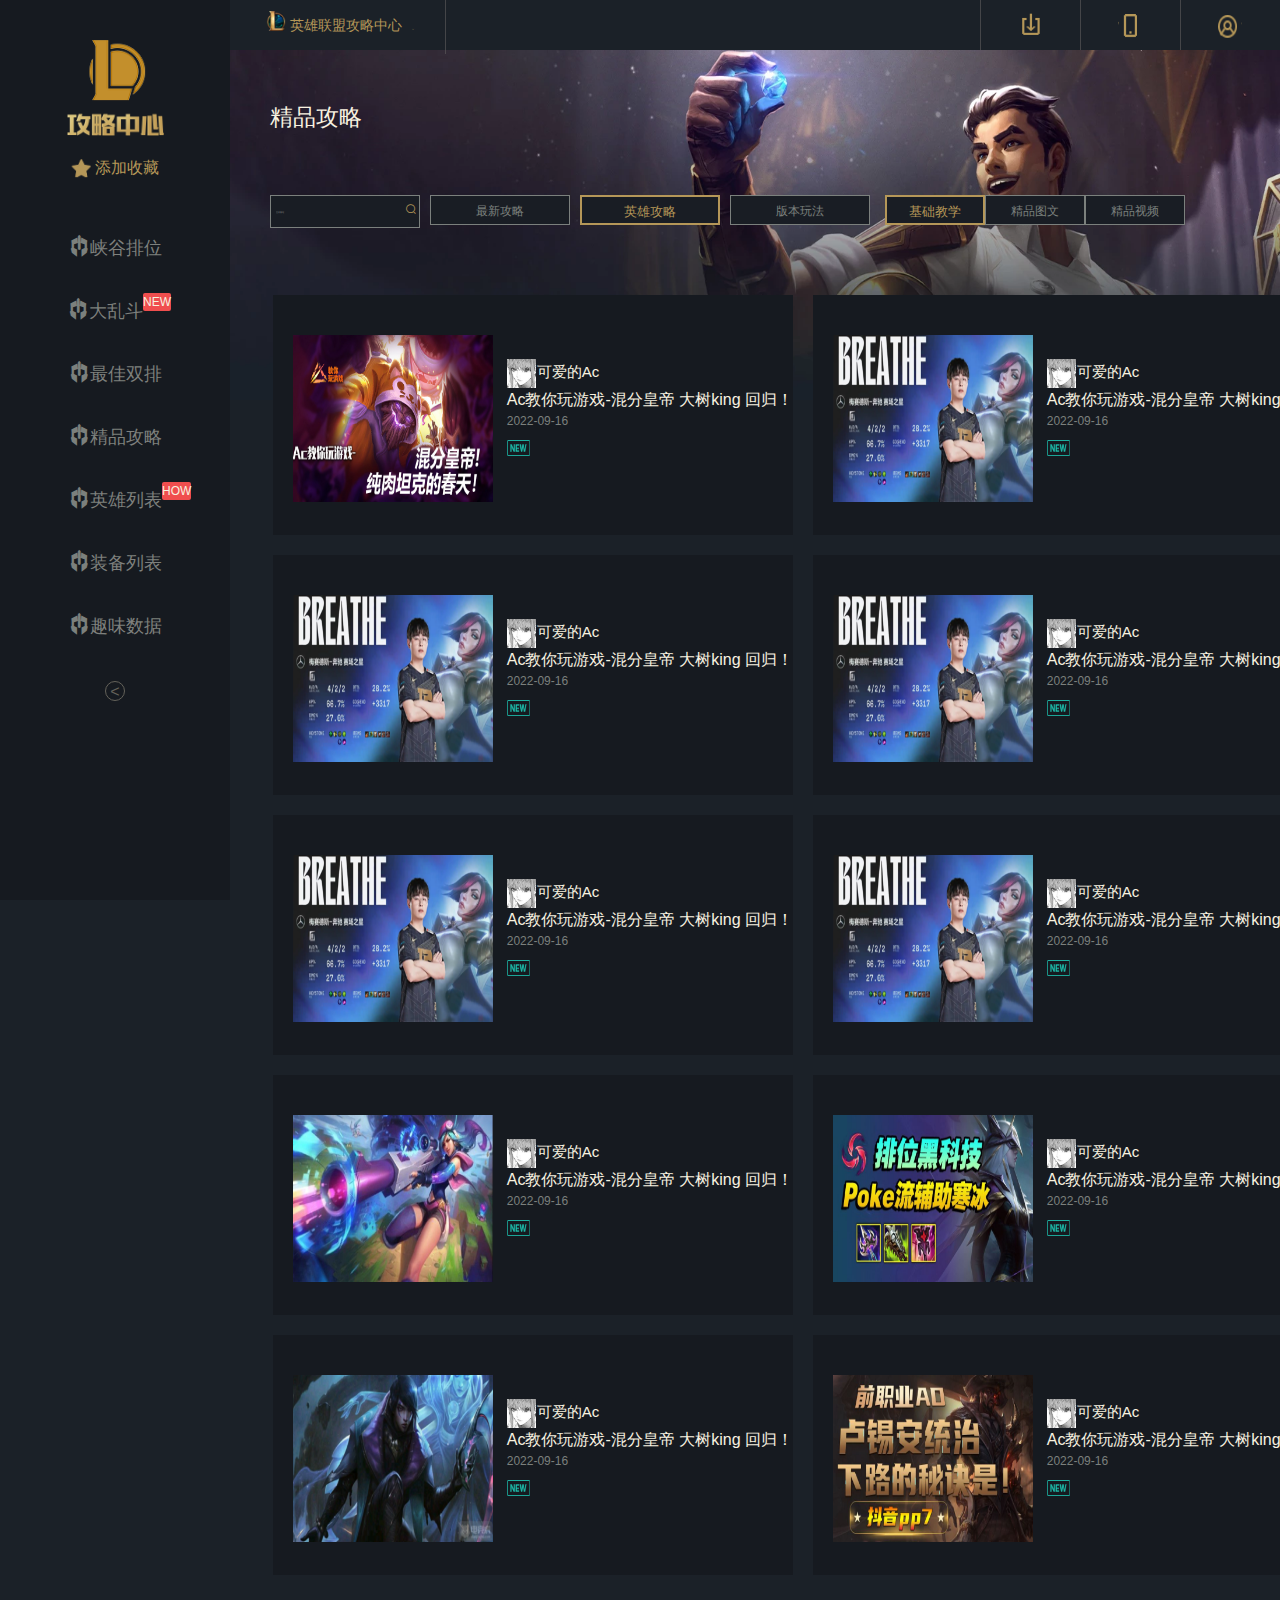
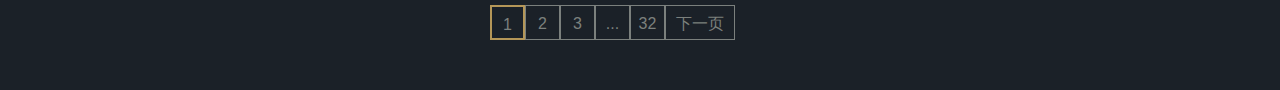
<file: index3.html>
<!DOCTYPE html>
<html lang="en">

<head>
    <meta charset="UTF-8">
    <meta http-equiv="X-UA-Compatible" content="IE=edge">
    <meta name="viewport" content="width=device-width, initial-scale=1.0">
    <title>攻略中心-英雄联盟官网</title>
    <link rel="stylesheet" href="css/base.css">
    <link rel="stylesheet" href="css/index3.css">
    <link rel="stylesheet" href="font/font_gtuvx7rerva/iconfont.css">
    <link rel="stylesheet" href="font/font_qatctgius6g/iconfont.css">
    <link rel="stylesheet" href="font/font_qn4wphiwm2/iconfont.css">
    <link rel="icon" href="img/icon.png" />
</head>

<body>
    <!-- 左边栏 -->
    <div id="yl">
        <div class="logos">
            <a href=""><img src="img/logo-lol.png" alt=""><span><i></i> 添加收藏</span></a>
        </div>
        <div class="yl-uli">
            <ul>
                <li><span id="lk" class="iconfont icon-xxx">&#xe60a;</span><label for="lk"><a href="">峡谷排位</a> </label>
                </li>
                <li><span id="lk" class="iconfont icon-xxx">&#xe60a;</span><label for="lk"><a href="">大乱斗</a> </label>
                    <i>NEW</i>
                </li>
                <li><span id="lk" class="iconfont icon-xxx">&#xe60a;</span><label for="lk"><a href="">最佳双排</a> </label>
                </li>
                <li><span id="lk" class="iconfont icon-xxx">&#xe60a;</span><label for="lk"><a
                            href="index3.html">精品攻略</a> </label> </li>
                <li><span id="lk" class="iconfont icon-xxx">&#xe60a;</span><label for="lk"><a
                            href="index1.html">英雄列表</a> </label> <i>HOW</i></li>
                <li><span id="lk" class="iconfont icon-xxx">&#xe60a;</span><label for="lk"><a
                            href="index2.html">装备列表</a> </label> </li>
                <li><span id="lk" class="iconfont icon-xxx">&#xe60a;</span><label for="lk"><a href="">趣味数据</a> </label>
                </li>
            </ul>
        </div>
        <div class="yl-fh">
            <a href="index.html">&lt;</a>
        </div>
    </div>
    <!-- 上导航栏 -->
    <div id="tyb">
        <div class="tyb-than">
            <a></a> 英雄联盟攻略中心<span class="iconfont">&#xe62b;</span>
        </div>
        <div class="tyn-hza"><i></i> 云顶之弈主题站</div>
        <div class="tyb-then">
            <ul>
                <li><a href=""></a></li>
                <li><a href=""></a></li>
                <li><a href=""></a></li>
            </ul>
        </div>

    </div>
    <!-- 背景图片 -->
    <div class="bj"> </div>
    <div class="rigt-bt">
        <h3>精品攻略</h3>
        <div class="rigt-bt-bd">
            <input type="text" placeholder="搜索英雄" autocomplete=“off><i class="iconfont">&#xe610;</i>
        </div>
        <div class="rigt-lb">
            <ul class="lb-tb">
                <li>最新攻略</li>
                <li>英雄攻略</li>
                <li>版本玩法</li>

            </ul>
            <ul class="lb-tb2">
                <li>基础教学</li>
                <li>精品图文</li>
                <li>精品视频</li>

            </ul>
        </div>
    </div>
    <div class="hoer-list">
        <div class="item-list">
            <div class="box-img"><img src="img/tupian.png" alt=""></div>
            <div class="item-right">
                <div class="author-info">
                    <div class="head-pic"><img src="img/tx01.jfif" alt="可爱的Ac"></div>
                    <div class="author-text">
                        <p class="author-name">可爱的Ac</p>
                    </div>
                </div>
                <div class="strategy-describe">Ac教你玩游戏-混分皇帝 大树king 回归！</div>
                <p class="update-date">2022-09-16</p>
                <div class="icon-new"></div>
            </div>
        </div>
        <div class="item-list">
            <div class="box-img"><img src="img/tupian02.png" alt=""></div>
            <div class="item-right">
                <div class="author-info">
                    <div class="head-pic"><img src="img/tx01.jfif" alt="可爱的Ac"></div>
                    <div class="author-text">
                        <p class="author-name">可爱的Ac</p>
                    </div>
                </div>
                <div class="strategy-describe">Ac教你玩游戏-混分皇帝 大树king 回归！</div>
                <p class="update-date">2022-09-16</p>
                <div class="icon-new"></div>
            </div>
        </div>
        <div class="item-list">
            <div class="box-img"><img src="img/tupian02.png" alt=""></div>
            <div class="item-right">
                <div class="author-info">
                    <div class="head-pic"><img src="img/tx01.jfif" alt="可爱的Ac"></div>
                    <div class="author-text">
                        <p class="author-name">可爱的Ac</p>
                    </div>
                </div>
                <div class="strategy-describe">Ac教你玩游戏-混分皇帝 大树king 回归！</div>
                <p class="update-date">2022-09-16</p>
                <div class="icon-new"></div>
            </div>
        </div>
        <div class="item-list">
            <div class="box-img"><img src="img/tupian02.png" alt=""></div>
            <div class="item-right">
                <div class="author-info">
                    <div class="head-pic"><img src="img/tx01.jfif" alt="可爱的Ac"></div>
                    <div class="author-text">
                        <p class="author-name">可爱的Ac</p>
                    </div>
                </div>
                <div class="strategy-describe">Ac教你玩游戏-混分皇帝 大树king 回归！</div>
                <p class="update-date">2022-09-16</p>
                <div class="icon-new"></div>
            </div>
        </div>
        <div class="item-list">
            <div class="box-img"><img src="img/tupian02.png" alt=""></div>
            <div class="item-right">
                <div class="author-info">
                    <div class="head-pic"><img src="img/tx01.jfif" alt="可爱的Ac"></div>
                    <div class="author-text">
                        <p class="author-name">可爱的Ac</p>
                    </div>
                </div>
                <div class="strategy-describe">Ac教你玩游戏-混分皇帝 大树king 回归！</div>
                <p class="update-date">2022-09-16</p>
                <div class="icon-new"></div>
            </div>
        </div>
        <div class="item-list">
            <div class="box-img"><img src="img/tupian02.png" alt=""></div>
            <div class="item-right">
                <div class="author-info">
                    <div class="head-pic"><img src="img/tx01.jfif" alt="可爱的Ac"></div>
                    <div class="author-text">
                        <p class="author-name">可爱的Ac</p>
                    </div>
                </div>
                <div class="strategy-describe">Ac教你玩游戏-混分皇帝 大树king 回归！</div>
                <p class="update-date">2022-09-16</p>
                <div class="icon-new"></div>
            </div>
        </div>
        <div class="item-list">
            <div class="box-img"><img src="img/t07.jpg" alt=""></div>
            <div class="item-right">
                <div class="author-info">
                    <div class="head-pic"><img src="img/tx01.jfif" alt="可爱的Ac"></div>
                    <div class="author-text">
                        <p class="author-name">可爱的Ac</p>
                    </div>
                </div>
                <div class="strategy-describe">Ac教你玩游戏-混分皇帝 大树king 回归！</div>
                <p class="update-date">2022-09-16</p>
                <div class="icon-new"></div>
            </div>
        </div>
        <div class="item-list">
            <div class="box-img"><img src="img/t08.jpg" alt=""></div>
            <div class="item-right">
                <div class="author-info">
                    <div class="head-pic"><img src="img/tx01.jfif" alt="可爱的Ac"></div>
                    <div class="author-text">
                        <p class="author-name">可爱的Ac</p>
                    </div>
                </div>
                <div class="strategy-describe">Ac教你玩游戏-混分皇帝 大树king 回归！</div>
                <p class="update-date">2022-09-16</p>
                <div class="icon-new"></div>
            </div>
        </div>
        <div class="item-list">
            <div class="box-img"><img src="img/t09.png" alt=""></div>
            <div class="item-right">
                <div class="author-info">
                    <div class="head-pic"><img src="img/tx01.jfif" alt="可爱的Ac"></div>
                    <div class="author-text">
                        <p class="author-name">可爱的Ac</p>
                    </div>
                </div>
                <div class="strategy-describe">Ac教你玩游戏-混分皇帝 大树king 回归！</div>
                <p class="update-date">2022-09-16</p>
                <div class="icon-new"></div>
            </div>
        </div>
        <div class="item-list">
            <div class="box-img"><img src="img/t10.jpg" alt=""></div>
            <div class="item-right">
                <div class="author-info">
                    <div class="head-pic"><img src="img/tx01.jfif" alt="可爱的Ac"></div>
                    <div class="author-text">
                        <p class="author-name">可爱的Ac</p>
                    </div>
                </div>
                <div class="strategy-describe">Ac教你玩游戏-混分皇帝 大树king 回归！</div>
                <p class="update-date">2022-09-16</p>
                <div class="icon-new"></div>
            </div>
        </div>




    </div>
    <div class="porent">
        <ul>
            <li>1</li>
            <li>2</li>
            <li>3</li>
            <li>...</li>
            <li>32</li>
            <li>下一页</li>
        </ul>
    </div>
</body>

</html>
</file>
<file: css/index.css>
/*通用样式*/
* {
	margin: 0;
	padding: 0;
	list-style: none;
}

h1,
h2,
h3,
h4,
h5,
h6,
b,
i {
	font-weight: 100;
	color: #333;
}

a {
	text-decoration: none;
	color: #333;
}

.clear {
	clear: both;
}

.fl {
	float: left;
}

.fr {
	float: right;
}

img {
	width: 100%;
	display: block;
}

.clearfix:after {
	content: "";
	display: block;
	clear: both;
	visibility: hidden;
	height: 0
}

.clearfix {
	zoom: 1
}

/*头部导航*/

.top_nav_bg {
	width: 100%;
	height: 78px;
	position: absolute;
	top: 0;
	left: 0;
	background: rgba(0, 0, 0, .3);
	z-index: 11;
}

.top_nav_bg .top_nav {
	width: 1358px;
	height: 68px;
	margin: 0 auto;
	/*设置元素水平居中*/
}

.top_nav_bg .top_nav .logo {
	float: left;
	width: 167px;
	height: 60px;
	margin-top: 10px;
	background: url(../img/logo-public.png);
}

.top_nav_bg .top_nav .logo a {
	font-size: 0;

}

.top_nav_bg .top_nav .nav_list ul {
	padding-top: 16px;
	height: 62px;
	float: left;
}

.top_nav_bg .top_nav .nav_list li {
	float: left;
	width: 150px;
	height: 78px;
	text-align: center;
}

.top_nav_bg .top_nav .nav_list li a>p {
	font-size: 18px;
	letter-spacing: 1px;
	color: #fff;
}

.top_nav_bg .top_nav .nav_list li a>span {
	font-size: 11px;
	letter-spacing: 1px;
	color: #aeaeae;
}

.top_nav_bg .top_nav .screen,
.top_nav_bg .top_nav .zhangmeng {
	display: block;
	width: 40px;
	height: 40px;
	margin-top: 16px;
	float: right;

}

.top_nav_bg .top_nav .screen i {
	display: block;
	width: 21px;
	height: 21px;
	margin: 9.5px 0 0 9.5px;
	background: url(../img/topfoot-spr.png);
	background-position: -381px -39px;
}

.top_nav_bg .top_nav .zhangmeng i {
	display: block;
	width: 16px;
	height: 24px;
	margin: 8px 0 0 12px;
	background: url(../img/topfoot-spr.png);
	background-position: -303px -84px;
}

.top_nav_bg .top_nav .user_information {
	width: 243px;
	height: 78px;
	float: right;
}

.top_nav_bg .top_nav .user_information .user_left {
	width: 48px;
	height: 48px;
	float: left;
	margin-top: 15px;
	margin-left: 10px;
	position: relative;
}

.top_nav_bg .top_nav .user_information .user_left img {
	width: 36px;
	border-radius: 50%;
	position: absolute;
	top: 6px;
	left: 6px;
}

.top_nav_bg .top_nav .user_information .user_left span {
	position: absolute;
	top: 0;
	left: 0;
	width: 48px;
	height: 48px;
	display: block;
	background: url(../img/topfoot-spr.png);
	background-position: 189px 238px;
}

.top_nav_bg .top_nav .user_information .user_right {
	width: 128px;
	margin-left: 10px;
	float: left;
	height: 78px;
	line-height: 78px;
}

.top_nav_bg .top_nav .user_information .user_right p {
	text-align: center;
	margin-top: 20px;
	color: #fefefe
}

.top_advertisement {
	position: relative;
}

.top_advertisement .word a:nth-child(1) {
	display: block;
	position: absolute;
	bottom: 32px;
	left: 50%;
	margin-left: -80px;
	width: 160px;
	height: 40px;
	background: url(../img/topfoot-spr.png);
	background-position: -216px -39px;
}

.top_advertisement .word .banben {
	position: absolute;
	right: 260px;
	bottom: 32px;
}

.top_advertisement .word .banben p {
	color: #888787;
	float: left;
	margin-right: 10px;
	line-height: 24px;
	font-size: 14px;
}

.top_advertisement .word .banben a {
	color: #f5d185;
	float: left;
	display: block;
	padding: 0 15px;
	background: rgba(0, 0, 0, .6);
	border: 2px solid #f5d185;
	height: 22px;
	font-size: 14px;
}

.check {
	z-index: 999;
}

/*网站主体*/
.web_content {
	width: 100%;
	margin-top: 40px;
}

.web_content .game_index1 {
	width: 1358px;
	margin: 0 auto;
	padding-bottom: 80px;
}

/*首页轮播图*/
.web_content .game_index1 .banner {
	width: 820px;
	height: 380px;
	float: left;
	position: relative;
}

.web_content .game_index1 .banner img {
	position: absolute;
	top: 0;
	left: 0;
	width: 100%;
}

.web_content .game_index1 .banner p {
	position: absolute;
	left: 0;
	bottom: 0;
	font-size: 14px;
	width: 164px;
	height: 40px;
	line-height: 40px;
	text-align: center;
	background: #e3e2e2;
}

.web_content .game_index1 .banner li:nth-child(2) p {
	left: 164px;
}

.web_content .game_index1 .banner li:nth-child(3) p {
	left: 328px;
}

.web_content .game_index1 .banner li:nth-child(4) p {
	left: 492px;
}

.web_content .game_index1 .banner li:nth-child(5) p {
	left: 656px;
}

.web_content .game_index1 .banner p:hover {
	background: #f7f6f6;
	color: #f5d185;
	border-bottom: 2px solid #f5d185;
}

.web_content .game_index1 .banner p:hover+a img {
	z-index: 999;
	top: 0;
	left: 0;
}

.web_content .game_index1 .banner .check p {
	background: #f7f6f6;
	color: #f5d185;
	border-bottom: 2px solid #f5d185;
}

.web_content .game_index1 .banner .check p+a img {
	z-index: 999;
}

/*新闻、公告轮播*/
.web_content .game_index1 .news {
	width: 496px;
	height: 380px;
	float: right;
	position: relative;
}

.web_content .game_index1 .news .list_one {
	position: absolute;
	top: 0;
	left: 0;
	width: 100%;
}

.web_content .game_index1 .news .list_one>span {
	font-weight: 700;
	font-size: 18px;
	color: #1da6ba;
	line-height: 24px;
	display: block;
	padding-bottom: 10px;
	border-bottom: 2px solid #1da6ba;
	width: 40px;
	padding: 10px 0;
}

.web_content .game_index1 .news .list_one:nth-child(2)>span {
	position: relative;
	top: 0;
	left: 99px;
}

.web_content .game_index1 .news .list_one:nth-child(3)>span {
	position: relative;
	top: 0;
	left: 198px;
}

.web_content .game_index1 .news .list_one:nth-child(4)>span {
	position: relative;
	top: 0;
	left: 297px;
}

.web_content .game_index1 .news .list_one:nth-child(5)>span {
	position: relative;
	top: 0;
	left: 396px;
}

.web_content .game_index1 .news .list_one .mean_two {
	width: 100%;
	background: #eee;
}

.web_content .game_index1 .news .list_one .mean_two h4 {
	font-size: 22px;
	font-weight: 700;
	text-align: center;
	color: #1da6ba;
	margin: 15px 0;
}

.news .list_one .mean_two li {
	width: 100%;
	height: 39px;
	border-bottom: 1px solid #ddd;
	line-height: 39px;
}

.news .list_one .mean_two li p {
	float: left;
	width: 36px;
	height: 20px;
	font-size: 12px;
	border: 1px solid #c5ab86;
	color: #c5ab86;
	line-height: 20px;
	text-align: center;
	margin-top: 10px;
	margin-right: 20px;

}

.news .list_one .mean_two li.match p {
	color: #6388c5;
	border: 1px solid #6388c5;
}

.news .list_one .mean_two li.video p {
	color: #e9852d;
	border: 1px solid #e9852d;
}

.news .list_one .mean_two li a {
	color: #424242;
	font-size: 14px;
	letter-spacing: 1px;
	display: inline-block;
	width: 370px;
	height: 39px;
	overflow: hidden;
}

.news .list_one .mean_two li span {
	float: right;
	color: #9d9d9d;
	font-size: 14px;
}

.news>a {
	position: absolute;
	left: 0;
	bottom: 0;
	display: block;
	width: 100%;
	height: 40px;
	line-height: 40px;
	text-align: center;
	background: #e3e2e2;
	color: #676767;
	font-size: 14px;
	letter-spacing: 1px;
}

.news>a span {
	color: #7ea1a6;
}

.news>a:hover {
	border-radius: 8px;
	background: #c3c0c0;
}

.news .list_one .mean_two li:hover a {
	color: #bb9a6c;
}

.news .list_one .mean_two li.video:hover a {
	color: #e9852d;
}

.news .list_one .mean_two li.match:hover a {
	color: #6388c5;
}

/*热门活动*/

.hot_act {
	width: 820px;
	height: 335px;
	float: left;
	margin-top: 50px;
}

.hot_act .act_top {
	width: 100%;
	height: 32px;
}

.hot_act .act_top h4 {
	font-size: 24px;
	line-height: 28px;
	font-weight: 500;
	color: #333;
	margin-right: 30px;
}

.hot_act .act_top .act_tit {
	width: 670px;
	border-bottom: 1px solid #ddd;
	height: 32px;
}

.hot_act .act_top .act_tit li {
	font-size: 16px;
	color: #676767;
	line-height: 28px;
	margin-right: 40px;
	font-weight: 700;
	cursor: pointer;
	/*将鼠标指针改成手的形状*/

}

.hot_act .act_top .act_tit li.check {
	color: #1da6ba
}

.hot_act .act_top .act_tit li:hover {
	color: #1da6ba
}

.hot_act .act_top .act_tit li:last-child a {
	color: #1da6ba;
	font-size: 14px;
	font-weight: 500;
}

.hot_act .active_content {
	width: 100%;
	height: 278px;
	margin-top: 20px;
}

.hot_act .active_content li {
	width: 193px;
	height: 278px;
	float: left;
	margin-right: 16px;
	background: #fff;
}

.hot_act .active_content li:last-child {
	margin-right: 0;
}

/*鼠标经过盒子，盒子向上移动10像素*/
.hot_act .active_content li:hover {
	margin-top: -10px;
}

.hot_act .active_content li .act_list_bottom p {
	margin-top: 5px;
	margin-left: 8px;
	font-size: 14px;

}

.hot_act .active_content li .act_list_bottom span {
	display: block;
	margin-top: 3px;
	margin-left: 8px;
	font-size: 12px;
	color: #1da6ba
}

/*游戏功能导航*/
.game_fun_nav {
	width: 496px;
	height: 335px;
	margin-top: 50px;
}

/* 下载游戏 */
.game_fun_nav .download_game {
	width: 366px;
	height: 168px;
	font-size: 0;
}

.game_fun_nav .download_game a {
	display: block;
	width: 100%;
	height: 168px;
}

.game_fun_nav .new_gameuser,
.game_fun_nav .get_gift {
	width: 118px;
	height: 76px;
	background: url(../img/index-spr.png);
	background-position: -193px -316px;
	text-align: center;
	line-height: 76px;
	font-size: 14px;
}

.game_fun_nav .get_gift {
	margin-top: 17px;
}

.game_fun_nav .new_gameuser a,
.game_fun_nav .get_gift a {
	color: #fff;
	display: block;
	width: 100%;
	height: 76px;
}

.game_fun_nav .p3 {
	width: 112px;
	height: 68px;
	float: left;
	background: #fff;
	margin-right: 16px;
	margin-top: 15px;
	line-height: 68px;
	text-align: center;
}

.game_fun_nav .no-mr {
	margin-right: 0;
}

.game_fun_nav .p3 i.icon {
	display: block;
	float: left;
	width: 22px;
	height: 20px;
	background: url(../img/comm-spr.png);
	background-position: -316px -12px;
	margin-top: 24px;
	margin-left: 8px;
}

.game_fun_nav .p3 p {
	font-size: 14px;
}

.game_fun_nav .p3:hover a {
	color: #8dc9d2;
}


/*新英雄新皮肤*/

.new_hero {
	width: 820px;
	height: 254px;
	margin-top: 50px;
}

.new_hero .p1,
.new_hero .p2 {
	width: 402px;
	height: 254px;
	margin-right: 16px;
	position: relative;
}

.new_hero .p2 {
	margin-right: 0;
}

.new_hero .p1 p,
.new_hero .p2 p {
	position: absolute;
	top: 10px;
	left: 10px;
	color: #cdbe91;
}

.new_hero .word1 {
	width: 36px;
	height: 20px;
	font-size: 12px;
	text-align: center;
	background: #000;
	padding: 0 5px;
	line-height: 19px;
}

.new_hero .word1+p {
	top: 200px;
	left: 10px;
}

.new_hero .p1 p:last-child,
.new_hero .p2 p:last-child {
	top: 225px;
	font-size: 14px;
	color: #fff;
}

/*版本信息*/
.version {
	width: 492px;
	height: 254px;
	margin-top: 50px;
}

.version .ver_box1 {
	width: 240px;
	height: 120px;
	margin-right: 12px;
	float: left;
	margin-bottom: 15px;
}

.version .ver_box1:nth-child(2n) {
	margin-right: 0;
	float: right;
}

.version .ver_box1:nth-child(2) {
	height: 180px;

}

.version .ver_box1:nth-child(4) {
	height: 60px;
	background: url(../img/index-spr.png);
	background-position: -193px -253px;
}

.version .ver_box1:nth-child(4) a {
	display: block;
	width: 100%;
	height: 60px;
	line-height: 60px;
	text-align: center;
	color: #fff;
	letter-spacing: 2px;
}

.version .zm {
	position: relative;
}

.version .zm .zhoumian {
	display: none;
	position: absolute;
	width: 410px;
	height: 190px;
	top: 80px;
	left: -190px;
	background: #fff;
	padding: 0 10px;
	box-shadow: 0 0 10px rgba(0, 0, 0, .4)
}

.version .zm .zhoumian li {
	width: 50px;
	height: 50px;
	border-radius: 50%;
	float: left;
	overflow: hidden;
	margin-right: 10px;
	margin-top: 10px;
}

.version .zm .zhoumian li:nth-child(7n) {
	margin-right: 0;
}

.version .zm>a:hover+.zhoumian {
	display: block;
}

/*视频专辑区域*/
.game_video_bg {
	width: 100%;
	background: #e3e2e2;
	padding-bottom: 70px;
}

.game_video_bg .game_video {
	width: 1358px;
	margin: 0 auto;
	overflow: auto;
}

/*视频*/
.game_video .new_video {
	width: 820px;
	height: 463px;
	margin-top: 70px;
}

.game_video .new_video .nv_tit {
	width: 100%;
	height: 35px;
	line-height: 35px;
}

.game_video .new_video .nv_tit h2,
.game_video .new_video .nv_tit li {
	float: left;
}

.game_video .new_video .nv_tit h2 {
	font-size: 24px;
	font-weight: 400;
	margin-right: 30px;
}

.game_video .new_video .nv_tit li {
	font-size: 16px;
	margin-right: 40px;
	letter-spacing: 1px;
}

.game_video .new_video .nv_tit>a {
	font-size: 12px;
	color: #7ea1a6;
	margin-right: 50px;
}

.game_video .new_video .nv_tit>a.no-mr {
	margin-right: 0;
}

.game_video .new_video .nv_content {
	margin-top: 30px;
}

.game_video .new_video .nv_content li {
	width: 193px;
	height: 185px;
	float: left;
	margin-right: 16px;
	margin-bottom: 14px;
}

.game_video .new_video .nv_content li:nth-child(4n) {
	margin-right: 0;
}

.game_video .new_video .nv_content li p {
	font-size: 14px;
	height: 42px;
	overflow: hidden;
	/*溢出隐藏*/
	margin-top: 8px;
	line-height: 24px;

}

.game_video .new_video .nv_content li span {
	font-size: 12px;
	color: #919091;
	margin-top: 5px;
	display: block;
	float: left;
}

.game_video .new_video .nv_content li span+span {
	float: right;
}

/*专辑*/
.new_album {
	width: 496px;
	height: 432px;
	margin-top: 70px;
}

.new_album .na_tit {
	width: 100%;
	height: 35px;
	line-height: 35px;
}

.new_album .na_tit h2,
.new_album .na_tit li {
	float: left;
}

.new_album .na_tit h2 {
	font-style: 24px;
	font-weight: 400;
	margin-right: 30px;
}

.new_album .na_tit ul li {
	width: 40px;
	margin-right: 15px;
}

.new_album .na_tit ul li:last-child {
	margin-right: 0;
}

.new_album .na_content {
	margin-top: 30px;
}

.new_album .na_content li {
	width: 156px;
	height: 337px;
	float: left;
	margin-right: 13px;
}

.new_album .na_content ul li:last-child {
	margin-right: 0;
}

.new_album .na_content ul li p {
	font-size: 14px;
	color: #919091;
	height: 42px;
	line-height: 21px;
	margin-top: 16px;
	overflow: hidden;
	padding: 0 5px;
}

.new_album .na_content ul li a img:nth-child(3) {
	width: 30px;
	height: 30px;
	border-radius: 50%;
	float: left;
	margin-top: 16px;
	margin-left: 5px;
	margin-right: 10px;
}

.new_album .na_content ul li a b {
	margin-top: 16px;
	display: inline-block;
	line-height: 30px;
	font-size: 12px;
}

.new_album .na_content>a {
	display: block;
	width: 506px;
	height: 50px;
	background: url(../img/index-spr.png);
	background-position: 0 -522px;
	color: #ab8e66;
	font-size: 16px;
	text-align: center;
	line-height: 50px;
	margin-left: -10px;
}

/*赛事中心*/
.game_match {
	width: 1332px;
	margin: 70px auto;
	padding-bottom: 60px;
	margin-bottom: 0;
	position: relative;
}

.game_match:after {
	display: block;
	position: absolute;
	width: 100%;
	height: 1px;
	background: #ddd;
	left: 0;
	bottom: 0;
	content: "";
}

.game_match .match_tit {
	width: 100%;
	height: 35px;
	line-height: 35px;
	border-bottom: 1px solid #ddd;
}

.game_match .match_tit h2,
.game_match .match_tit li {
	float: left;
}

.game_match .match_tit h2 {
	font-size: 24px;
	font-weight: 400;
	margin-right: 40px;
}

.game_match .match_tit li {
	margin-right: 40px;
	font-size: 16px;
}

.game_match .match_tit li.check a {
	color: #1da6ba;
}

.game_match .match_tit a:last-child {
	color: #676767;
	font-weight: 700;
	margin-right: 20px;
}

.game_match .match_tit a:nth-child(3) {
	font-size: 12px;
	color: #7ea1a6;
}

.game_match .box1 {
	width: 268px;
	height: 142px;
	margin-top: 36px;
	margin-right: 84px;
	float: left;
}

.game_match .box1:last-child {
	margin-right: 0;
	margin-top: 35px;
}

.game_match .box1 h6 {
	font-size: 16px;
	color: #29a2b4;
	font-weight: 700;
	line-height: 35px;
	height: 35px;
}

.game_match .box1 .match_details_tit {
	margin-bottom: 7px;
}

.game_match .box1 .match_details_tit span:first-child {
	line-height: 15px;
	height: 15px;
	padding: 0 2px;
	background: #bcbcbc;
	display: inline-block;
	font-size: 12px;
	color: #fff;
	border-radius: 2px;
}

.game_match .box1 .match_details_tit span:nth-child(2) {
	font-size: 12px;
	color: #676767;
	margin-left: 8px;
}

.game_match .box1 .match_details_tit a {
	float: right;
	display: block;
	width: 28px;
	height: 18px;
	line-height: 18px;
	text-align: center;
	border: 1px solid #7ea1a6;
	color: #7ea1a6;
	padding: 0 6px;
	font-size: 12px;
	margin-left: 8px;
}

.game_match .box1 .match_details_tit a.video {
	border: 1px solid #bb9a6c;
	color: #bb9a6c;
}

.game_match .box1 .match_details div {
	height: 44px;
	line-height: 44px;
	background: #f7f6f6;
	margin-bottom: 1px;

}

.game_match .box1 .match_details_box {
	margin-bottom: 39px;
}

.game_match .box1 .match_details div img {
	width: 30px;
	height: 30px;
	float: left;
	margin-top: 7px;
	margin-left: 7px;
	margin-right: 16px;
}

.game_match .box1 .match_details div p {
	float: left;
}

.game_match .box1 .match_details div span {
	float: right;
	display: block;
	text-align: center;
	width: 23px;
	height: 44px;
	line-height: 44px;
	background: #bcbcbc;
	color: #fff;
}

/*创作馆*/
.create_bg {
	width: 1332px;
	margin: 0 auto;
	margin-bottom: 600px;
}

.create_bg .create_left {
	width: 820px;
	height: 424px;
}

.create_bg .create_left .create_tit {
	width: 100%;
	height: 35px;
	line-height: 35px;
	margin-top: 66px;
}

.create_bg .create_left .create_tit h2 {
	font-size: 24px;
	font-weight: 700;
}

.create_bg .create_left .create_con {
	margin-top: 30px;
}

.create_bg .create_left li {
	width: 192px;
	height: 176px;
	float: left;
	margin-right: 17px;
	margin-bottom: 17px;
	overflow: hidden;
}

.create_bg .create_left li:nth-child(4n) {
	margin-right: 0;
}

.create_bg .create_left li img {
	width: 100%;
}

.create_bg .create_right {
	width: 496px;
	height: 424px;
	margin-top: 66px;
}

.create_bg .create_right li {
	width: 240px;
	height: 87px;
	float: right;
	margin-top: 16px;
}

.create_bg .create_right li:nth-child(1) {
	width: 241px;
	height: 411px;
	float: left;
	margin-right: 10px;
	margin-top: 23px;
}

.create_bg .create_right li:nth-child(2) {
	margin-top: 66px;
}

.create_bg .create_right>a {
	display: block;
	width: 240px;
	height: 58px;
	float: right;
	margin-top: 16px;
	text-align: center;
	background: url(../img/index-spr.png);
	background-position: -193px -253px;
}

.create_bg .create_right a>p {
	line-height: 58px;
	color: white;
}

/* 底部文本 */
.footer {
	width: 100%;
	height: 250px;
	background-color: #E3E2E2;
	padding-top: 90px;
	padding-bottom: 40px;
}

.footer .footer-item {
	width: 1800px;
	height: 320px;
	margin: 0 auto;
}

.footer .footer-item .foot-list {
	width: 400px;
	height: 100px;
	margin-left: 100px;
	display: inline-block;

}

.footer .footer-item .foot-list a {
	display: inline-block;
	width: 193px;
	height: 50px;
	background: url(../img/topfoot-spr.png);
	background-position: 193px 11px;
}

.footer .footer-item .foot-list span {
	display: inline-block;
	margin-left: 40px;
	width: 90px;
	height: 39px;
	background: url(../img/topfoot-spr.png) no-repeat;
	background-position: -213px -79px;
}

.footer .footer-item .foot_links {
	float: right;

}

.footer .footer-item .foot_links li,
a,
p,
span {
	color: #9f9378;
	font-size: 18px;
	line-height: 30px;
}

.footer .footer-item .foot_links li a img {
	display: inline-block;
	width: 12px;
	height: 12px;
}

.footer .footer-item .foot_links .f_line {
	margin-left: 5px;
	margin-right: 5px;
}
/* 侧边栏 */
.nav-cb{
	position: fixed;
	right: 0px;
	width: 70px;
	height: auto;
	background-color: #fff;
	box-sizing: border-box;
	padding-top: 10px;
	border-radius: 10px 0px 0px 10px ;
	
}
.nav-cb ul li span{
	display: block;
	width: 40px;
	height: 40px;
	margin: auto;
}
.nav-cb ul li a{
	color: #92A8AB;
	font-size: 12px;
	margin-left: 8px;
}
.nav-cb ul li:first-child i{
	display: inline-block;
	width: 40px;
	height: 40px;
	background: url(../img/index-spr.png) no-repeat;
	background-position: -497px -253px;
}
.nav-cb ul li:nth-child(2) i{
	display: inline-block;
	width: 40px;
	height: 40px;
	background: url(../img/index-spr.png) no-repeat;
	background-position: -541px -253px;

}
.nav-cb ul li:nth-child(3) i{
	display: inline-block;
	width: 40px;
	height: 40px;
	background: url(../img/index-spr.png) no-repeat;
	background-position: -361px -316px;

}
.nav-cb ul li:nth-child(4) i{
	display: inline-block;
	width: 40px;
	height: 40px;
	background: url(../img/index-spr.png) no-repeat;
	background-position: -361px -316px;

}
.nav-cb ul li:nth-child(5) i{
	display: inline-block;
	width: 40px;
	height: 40px;
	background: url(../img/index-spr.png) no-repeat;
	background-position: -586px -253px;

}
</file>
<file: css/base.css>
/* 清除默认样式的代码 */
/* 去除常见标签默认的 margin 和 padding */
body,
h1,
h2,
h3,
h4,
h5,
h6,
p,
ul,
ol,
li,
dl,
dt,
dd,
input {
    margin: 0;
    padding: 0;
}

/* 內减模式 */
* {
    box-sizing: border-box;
}

/* 设置网页统一的字体大小、行高、字体系列相关属性 */
body {
    font: 16px/1.5 "Helvetica Neue", Helvetica, Arial, "Microsoft Yahei",
    "Hiragino Sans GB", "Heiti SC", "WenQuanYi Micro Hei", sans-serif;
    color: #333;
}

/* 去除列表默认样式 */
ul,
ol {
    list-style: none;
}

/* 去除默认的倾斜效果 */
em,
i {
    font-style: normal;
}

/* 去除a标签默认下划线，并设置默认文字颜色 */
a {
    text-decoration: none;
    color: #333;
}

/* 设置img的垂直对齐方式为居中对齐，去除img默认下间隙 */
img {
    vertical-align: middle;
}

/* 去除input默认样式 */
input {
    border: none;
    outline: none;
    color: #333;
}

/* 左浮动 */
.fl {
    float: left;
}

/* 右浮动 */
.fr {
    float: right;
}

/* 双伪元素清除法 */
.clearfix::before,
.clearfix::after {
    content: "";
    display: table;
}
.clearfix::after {
    clear: both;
}
</file>
<file: css/index1.css>
body {
    background-color: #1B2128;
}

a {
    color: #7E807D;
}

/* 右边栏开始 */
#yl {
    position: fixed;
    width: 230px;
    height: 100%;
    background-color: #161A20;
}

#yl .logos {
    width: 230px;
    height: 200px;
    padding-top: 40px;
}

#yl .logos span i {
    display: inline-block;
    background: url(../img/spr-icon.png) no-repeat;
    background-size: 58px 45px;
    background-position: -23px 0px;
    width: 20px;
    height: 20px;
    vertical-align: middle;
}

#yl .logos a img {
    width: 97px;
    height: 96px;
    display: block;
    margin: auto;
}

#yl .logos a span {
    display: block;
    text-align: center;
    margin-top: 20px;
    color: #B59758;
}

#yl .yl-uli ul li span {
    color: #7B807D;
    font-size: 22px;
}

#yl .yl-uli ul li:nth-child(2) i {
    position: absolute;
    display: inline-block;
    border-radius: 2px;
    background-color: #f04e4e;
    color: #F8F2E0;
    font-size: 12px;
}

#yl .yl-uli ul li:nth-child(5) i {
    position: absolute;
    border-radius: 2px;
    display: inline-block;
    font-size: 12px;
    color: #F8F2E0;
    background-color: #f04e4e;
}

#yl .yl-uli ul li:nth-child(2) {
    margin-right: 20px;

}

#yl .yl-uli ul li {
    color: #7B807D;
    text-align: center;
    margin-top: 30px;
    font-size: 18px;
}

#yl .yl-uli ul li:hover a {
    font-size: 20px;
    color: #F8F2E0;
}

#yl .yl-uli ul li:hover span {
    font-size: 20px;
    color: #F8F2E0;

}

#yl .yl-fh {
    width: 230px;
    height: 100px;

}

#yl .yl-fh a {
    display: inline-block;
    width: 20px;
    height: 20px;
    text-align: center;
    line-height: 20px;
    border-radius: 50px;
    border: 1px solid #64625A;
    color: #64625A;
    margin-left: 105px;
    margin-top: 40px;
}

/* 右边栏结束 */
/* 上边导航栏开始 */
#tyb {
    width: 100%;
    height: 50px;
}

#tyb .tyb-than {
    float: left;
    width: 180px;
    font-size: 14px;
    margin-left: 266px;
    line-height: 50px;
    color: #B59758;
    border-right: 1px solid rgba(97, 94, 94, 0.6);
}

#tyb .tyb-than a {
    display: inline-block;
    background: url(../img/icon.png) no-repeat;
    background-size: 20px 20px;
    width: 20px;
    height: 30px;
    vertical-align: middle;
}

#tyb .tyb-than span {
    margin-left: 10px;
    font-size: 2px;
}

#tyb .tyn-hza {
    float: left;
    width: 215px;
    height: 50px;
    background-color: #1B2128;
    text-align: center;
    line-height: 50px;
    color: #B59758;
    border-right: 1px solid rgba(97, 94, 94, 0.6);
    font-size: 14px;
    margin-top: 50px;
    margin-left: -215px;

    display: none;
}

#tyb .tyb-than:hover+.tyn-hza {
    display: block;
}

#tyb .tyn-hza i {
    display: inline-block;
    width: 50px;
    height: 29px;
    background: url(../img/sprite-img.png) no-repeat;
    background-position: -137px -58px;
    vertical-align: middle;
}

#tyb .tyb-then ul li {
    float: right;
    border-left: 1px solid rgba(97, 94, 94, 0.6);
    width: 100px;
    height: 50px;
}

#tyb .tyb-then ul li:nth-child(1) a {
    float: left;
    width: 36px;
    height: 37px;
    margin-top: 6px;
    margin-left: 25px;
    background: url(../img/spr-icon.png) no-repeat;
    background-size: 58px 51px;
    background-position: 12px 9px;
}

#tyb .tyb-then ul li:nth-child(2) a {
    float: left;
    width: 40px;
    height: 37px;
    margin-top: 4px;
    margin-left: 37px;
    background: url(../img/spr-icon.png) no-repeat;
    background-size: 70px 54px;
    background-position: -51px 10px;
}

#tyb .tyb-then ul li:nth-child(3) a {
    float: left;
    width: 25px;
    height: 30px;
    margin-top: 11px;
    margin-left: 36px;
    background: url(../img/spr-icon.png) no-repeat;
    background-size: 70px 50px;
    background-position: -20px -25px;
}

/* 上边导航栏结束 */
/* 背景图片 */
.bj {
    position: absolute;
    width: 100%;
    height: 350px;
    background: url(../img/bg.jpg) no-repeat;
    background-size: 100% 350px;
    z-index: -1;
}

.rigt-bt {
    width: 100%;
    height: 180px;
}

.rigt-bt h3 {
    padding-top: 50px;
    ;
    padding-left: 270px;
    color: #F8F2E0;
    font-size: 20px;
    font-weight: 400;

}

.rigt-bt-bd {
    float: left;
    width: 150px;
    border: 1px solid #7B807D;
    background-color: #191D24;
    margin-top: 60px;
    margin-left: 270px;
}

.rigt-bt-bd input {
    width: 130px;
    height: 30px;
    margin-left: 5px;
    background-color: #191D24;
    font-size: 2px;
    color: white;
}

.rigt-bt-bd i {
    color: #B59758;
    font-size: 10px;
    text-align: center;
}

.rigt-lb ul li {
    float: left;
    margin-top: 60px;
    margin-bottom: 50px;
}

.rigt-lb ul li {
    display: inline-block;
    width: 60px;
    height: 30px;
    background-color: #191D24;
    color: #7B807D;
    border: 1px solid #7B807D;
    text-align: center;
    line-height: 30px;
    font-size: 12px;
}

.rigt-lb ul li:hover {
    color: #B59758;
    border: 2px solid #B59758;
}

.rigt-lb ul li:nth-child(1) {
    display: inline-block;
    margin-left: 15px;
    width: 100px;
    height: 30px;
    background-color: #191D24;
    border: 2px solid #B59758;
    font-size: 13px;
    color: #B59758;
    text-align: center;
    line-height: 30px;
}
/* 主题内容开始 */
.yx {
    width: 1100px;
    height: 300px;
    margin-top: -160px;
    margin-left: 270px;

}

.yx ul li {
    display: inline-block;
    width: 160px;
    height: 220px;
    background-color: #111419;
    text-align: center;
    line-height: 45px;
    color: #F8F2E0;
    font-size: 14px;
    margin-right: 10px;
    margin-top: 10px;
    overflow: hidden;
    transition: all .5s;

}

.yx ul li i{
    display: block;
    float: left;
    margin-top: -178px;
    width: 20px;
    height: 20px;
    background-color: red;
    background: url(../img/spr_info_overview.png);
    background-position: 113px 38px;
}
.yx ul li span {
    display: block;
    width: 160px;
    height: 180px;
    background: url(../img/1000\ \(1\).png) no-repeat;
    background-size: 246px 316px;
    background-position: -39px -16px;
}

.yx ul li:hover {
    transform: scale(1.1);
    border: 2px solid #B59758;

}
</file>
<file: font/font_gtuvx7rerva/iconfont.css>
@font-face {
  font-family: "iconfont"; /* Project id  */
  src: url('iconfont.ttf?t=1663383718246') format('truetype');
}

.iconfont {
  font-family: "iconfont" !important;
  font-size: 16px;
  font-style: normal;
  -webkit-font-smoothing: antialiased;
  -moz-osx-font-smoothing: grayscale;
}

.icon-xiajiantou:before {
  content: "\e62b";
}
</file>
<file: font/font_qatctgius6g/iconfont.css>
@font-face {
  font-family: "iconfont"; /* Project id  */
  src: url('iconfont.ttf?t=1663390568882') format('truetype');
}

.iconfont {
  font-family: "iconfont" !important;
  font-size: 16px;
  font-style: normal;
  -webkit-font-smoothing: antialiased;
  -moz-osx-font-smoothing: grayscale;
}

.icon-yingxiongxiangqing:before {
  content: "\e60a";
}
</file>
<file: font/font_qn4wphiwm2/iconfont.css>
@font-face {
  font-family: "iconfont"; /* Project id  */
  src: url('iconfont.ttf?t=1663405130936') format('truetype');
}

.iconfont {
  font-family: "iconfont" !important;
  font-size: 16px;
  font-style: normal;
  -webkit-font-smoothing: antialiased;
  -moz-osx-font-smoothing: grayscale;
}

.icon-fangdajing:before {
  content: "\e610";
}
</file>
<file: css/index2.css>
body {
    background-color: #1B2128;
}

a {
    color: #7E807D;
}

/* 右边栏开始 */
#yl {
    position: fixed;
    width: 230px;
    height: 100%;
    background-color: #161A20;
}

#yl .logos {
    width: 230px;
    height: 200px;

    padding-top: 40px;
}

#yl .logos span i {
    display: inline-block;
    background: url(../img/spr-icon.png) no-repeat;
    background-size: 58px 45px;
    background-position: -23px 0px;
    width: 20px;
    height: 20px;
    vertical-align: middle;
}

#yl .logos a img {
    width: 97px;
    height: 96px;
    display: block;
    margin: auto;


}

#yl .logos a span {
    display: block;
    text-align: center;
    margin-top: 20px;
    color: #B59758;
}

#yl .yl-uli ul li span {
    color: #7B807D;
    font-size: 22px;
}

#yl .yl-uli ul li:nth-child(2) i {
    position: absolute;
    display: inline-block;
    border-radius: 2px;
    background-color: #f04e4e;
    color: #F8F2E0;
    font-size: 12px;
}

#yl .yl-uli ul li:nth-child(5) i {
    position: absolute;
    border-radius: 2px;
    display: inline-block;
    font-size: 12px;
    color: #F8F2E0;
    background-color: #f04e4e;
}

#yl .yl-uli ul li:nth-child(2) {
    margin-right: 20px;

}

#yl .yl-uli ul li {
    color: #7B807D;
    text-align: center;
    margin-top: 30px;
    font-size: 18px;


}

#yl .yl-uli ul li a:hover {
    font-size: 20px;
    color: #F8F2E0;
}

#yl .yl-uli ul li:hover span {
    font-size: 20px;
    color: #F8F2E0;

}

#yl .yl-fh {
    width: 230px;
    height: 100px;

}

#yl .yl-fh a {
    display: inline-block;
    width: 20px;
    height: 20px;
    text-align: center;
    line-height: 20px;
    border-radius: 50px;
    border: 1px solid #64625A;
    color: #64625A;
    margin-left: 105px;
    margin-top: 40px;
}

/* 右边栏结束 */
/* 上边导航栏开始 */
#tyb {
    width: 100%;
    height: 50px;
}

#tyb .tyb-than {
    float: left;
    width: 180px;
    font-size: 14px;
    margin-left: 266px;
    line-height: 50px;
    color: #B59758;
    border-right: 1px solid rgba(97, 94, 94, 0.6);
}

#tyb .tyb-than a {
    display: inline-block;
    background: url(../img/icon.png) no-repeat;
    background-size: 20px 20px;
    width: 20px;
    height: 30px;
    vertical-align: middle;
}

#tyb .tyb-than span {
    margin-left: 10px;
    font-size: 2px;
}

#tyb .tyn-hza {
    float: left;
    width: 215px;
    height: 50px;
    background-color: #1B2128;
    text-align: center;
    line-height: 50px;
    color: #B59758;
    border-right: 1px solid rgba(97, 94, 94, 0.6);
    font-size: 14px;
    margin-top: 50px;
    margin-left: -215px;

    display: none;
}

#tyb .tyb-than:hover+.tyn-hza {
    display: block;
}

#tyb .tyn-hza i {
    display: inline-block;
    width: 50px;
    height: 29px;
    background: url(../img/sprite-img.png) no-repeat;
    background-position: -137px -58px;
    vertical-align: middle;
}

#tyb .tyb-then ul li {
    float: right;
    border-left: 1px solid rgba(97, 94, 94, 0.6);
    width: 100px;
    height: 50px;
}

#tyb .tyb-then ul li:nth-child(1) a {
    float: left;
    width: 36px;
    height: 37px;
    margin-top: 6px;
    margin-left: 25px;
    background: url(../img/spr-icon.png) no-repeat;
    background-size: 58px 51px;
    background-position: 12px 9px;
}

#tyb .tyb-then ul li:nth-child(2) a {
    float: left;
    width: 40px;
    height: 37px;
    margin-top: 4px;
    margin-left: 37px;
    background: url(../img/spr-icon.png) no-repeat;
    background-size: 70px 54px;
    background-position: -51px 10px;
}

#tyb .tyb-then ul li:nth-child(3) a {
    float: left;
    width: 25px;
    height: 30px;
    margin-top: 11px;
    margin-left: 36px;
    background: url(../img/spr-icon.png) no-repeat;
    background-size: 70px 50px;
    background-position: -20px -25px;
}

/* 上边导航栏结束 */
/* 背景图片 */
.bj {
    position: absolute;
    width: 100%;
    height: 350px;
    background: url(../img/bg.jpg) no-repeat;
    background-size: 100% 350px;
    z-index: -1;
}

/* 搜索列表开始 */
.rigt-bt {
    width: 100%;
    height: 180px;
}

.rigt-bt h3 {
    padding-top: 50px;
    ;
    padding-left: 270px;
    color: #F8F2E0;
    font-size: 20px;
    font-weight: 400;

}

.rigt-bt-bd {
    float: left;
    width: 150px;
    border: 1px solid #7B807D;
    background-color: #191D24;
    margin-top: 60px;
    margin-left: 270px;
}

.rigt-bt-bd input {
    width: 130px;
    height: 30px;
    margin-left: 5px;
    background-color: #191D24;
    font-size: 2px;
    color: white;
}

.rigt-bt-bd i {
    color: #B59758;
    font-size: 10px;
    text-align: center;
}

.rigt-lb ul li {
    float: left;
    margin-top: 60px;
    margin-bottom: 50px;
}

.rigt-lb .lb-yc {
    visibility: hidden;
}

.rigt-lb ul li {
    display: inline-block;
    width: 60px;
    height: 30px;
    background-color: #191D24;
    color: #7B807D;
    border: 1px solid #7B807D;
    text-align: center;
    line-height: 30px;
    font-size: 12px;
}

.rigt-lb ul li:hover {
    color: #B59758;
    border: 2px solid #B59758;
}

.rigt-lb ul li:nth-child(1) {
    display: inline-block;
    margin-left: 15px;
    width: 100px;
    height: 30px;
    background-color: #191D24;
    border: 2px solid #B59758;
    font-size: 13px;
    color: #B59758;
    text-align: center;
    line-height: 30px;
}

/* 搜索列表结束 */
.equipment {
    width: 1100px;
    height: 300px;
    margin-top: -160px;
    margin-left: 270px;

}

.equipment ul li {
    display: inline-block;
    width: 108px;
    height: 163px;
    border: .5px solid #313E4C;
    background-color: #111419;
    text-align: center;
    line-height: 45px;
    color: #F8F2E0;
    font-size: 14px;
    margin-right: 10px;
    margin-top: 10px;
    overflow: hidden;
    transition: all .5s;

}

.equipment ul li .equipment-box img {
    margin-top: 20px;
    width: 70px;
    height: 66px;

}

.equipment ul li i {
    display: inline-block;

    width: 20px;
    height: 20px;
    background: url(../img/spr_info_overview.png) no-repeat;
    background-size: 73px 61px;
    background-position: -53px -22px;
    margin-top: 5px;
    margin-left: -9px;
    color: #B59758;

}

.equipment ul li span {
    display: inline-block;
    color: #B59758;
    font-weight: 700;

}

.equipment ul li:hover {
    transform: scale(1.1);
    border: 2px solid #B59758;

}
</file>
<file: css/index3.css>
body {
    background-color: #1B2128;
}

a {
    color: #7E807D;
}

/* 右边栏开始 */
#yl {
    position: fixed;
    width: 230px;
    height: 100%;
    background-color: #161A20;
}

#yl .logos {
    width: 230px;
    height: 200px;

    padding-top: 40px;
}

#yl .logos span i {
    display: inline-block;
    background: url(../img/spr-icon.png) no-repeat;
    background-size: 58px 45px;
    background-position: -23px 0px;
    width: 20px;
    height: 20px;
    vertical-align: middle;
}

#yl .logos a img {
    width: 97px;
    height: 96px;
    display: block;
    margin: auto;


}

#yl .logos a span {
    display: block;
    text-align: center;
    margin-top: 20px;
    color: #B59758;
}

#yl .yl-uli ul li span {
    color: #7B807D;
    font-size: 22px;
}

#yl .yl-uli ul li:nth-child(2) i {
    position: absolute;
    display: inline-block;
    border-radius: 2px;
    background-color: #f04e4e;
    color: #F8F2E0;
    font-size: 12px;
}

#yl .yl-uli ul li:nth-child(5) i {
    position: absolute;
    border-radius: 2px;
    display: inline-block;
    font-size: 12px;
    color: #F8F2E0;
    background-color: #f04e4e;
}

#yl .yl-uli ul li:nth-child(2) {
    margin-right: 20px;

}

#yl .yl-uli ul li {
    color: #7B807D;
    text-align: center;
    margin-top: 30px;
    font-size: 18px;


}

#yl .yl-uli ul li:hover a {
    font-size: 20px;
    color: #F8F2E0;
}

#yl .yl-uli ul li:hover span {
    font-size: 20px;
    color: #F8F2E0;

}

#yl .yl-fh {
    width: 230px;
    height: 100px;

}

#yl .yl-fh a {
    display: inline-block;
    width: 20px;
    height: 20px;
    text-align: center;
    line-height: 20px;
    border-radius: 50px;
    border: 1px solid #64625A;
    color: #64625A;
    margin-left: 105px;
    margin-top: 40px;
}

/* 右边栏结束 */
/* 上边导航栏开始 */
#tyb {
    width: 100%;
    height: 50px;
}

#tyb .tyb-than {
    float: left;
    width: 180px;
    font-size: 14px;
    margin-left: 266px;
    line-height: 50px;
    color: #B59758;
    border-right: 1px solid rgba(97, 94, 94, 0.6);
}

#tyb .tyb-than a {
    display: inline-block;
    background: url(../img/icon.png) no-repeat;
    background-size: 20px 20px;
    width: 20px;
    height: 30px;
    vertical-align: middle;
}

#tyb .tyb-than span {
    margin-left: 10px;
    font-size: 2px;
}

#tyb .tyn-hza {
    float: left;
    width: 215px;
    height: 50px;
    background-color: #1B2128;
    text-align: center;
    line-height: 50px;
    color: #B59758;
    border-right: 1px solid rgba(97, 94, 94, 0.6);
    font-size: 14px;
    margin-top: 50px;
    margin-left: -215px;

    display: none;
}

#tyb .tyb-than:hover+.tyn-hza {
    display: block;
}

#tyb .tyn-hza i {
    display: inline-block;
    width: 50px;
    height: 29px;
    background: url(../img/sprite-img.png) no-repeat;
    background-position: -137px -58px;
    vertical-align: middle;
}

#tyb .tyb-then ul li {
    float: right;
    border-left: 1px solid rgba(97, 94, 94, 0.6);
    width: 100px;
    height: 50px;
}

#tyb .tyb-then ul li:nth-child(1) a {
    float: left;
    width: 36px;
    height: 37px;
    margin-top: 6px;
    margin-left: 25px;
    background: url(../img/spr-icon.png) no-repeat;
    background-size: 58px 51px;
    background-position: 12px 9px;
}

#tyb .tyb-then ul li:nth-child(2) a {
    float: left;
    width: 40px;
    height: 37px;
    margin-top: 4px;
    margin-left: 37px;
    background: url(../img/spr-icon.png) no-repeat;
    background-size: 70px 54px;
    background-position: -51px 10px;
}

#tyb .tyb-then ul li:nth-child(3) a {
    float: left;
    width: 25px;
    height: 30px;
    margin-top: 11px;
    margin-left: 36px;
    background: url(../img/spr-icon.png) no-repeat;
    background-size: 70px 50px;
    background-position: -20px -25px;
}

/* 上边导航栏结束 */
/* 背景图片 */
.bj {
    position: absolute;
    width: 100%;
    height: 350px;
    background: url(../img/bg.jpg) no-repeat;
    background-size: 100% 350px;
    z-index: -1;
}

/* 搜索框列表开始 */
.rigt-bt {
    width: 100%;
    height: 180px;
}

.rigt-bt h3 {
    padding-top: 50px;
    ;
    padding-left: 270px;
    color: #F8F2E0;
    font-size: 23px;
    font-weight: 400;

}

.rigt-bt-bd {
    float: left;
    width: 150px;
    border: 1px solid #7B807D;
    background-color: #191D24;
    margin-top: 60px;
    margin-left: 270px;
}

.rigt-bt-bd input {
    width: 130px;
    height: 30px;
    margin-left: 5px;
    background-color: #191D24;
    font-size: 2px;
    color: white;
}

.rigt-bt-bd i {
    color: #B59758;
    font-size: 10px;
    text-align: center;
}

.rigt-lb ul li {
    float: left;
    margin-top: 60px;
    margin-bottom: 50px;
}

.rigt-lb ul li {
    display: inline-block;
    width: 100px;
    height: 30px;
    background-color: #191D24;
    color: #7B807D;
    border: 1px solid #7B807D;
    text-align: center;
    line-height: 30px;
    font-size: 12px;
}

.rigt-lb .lb-tb li {
    display: inline-block;
    width: 140px;
    height: 30px;
    margin-left: 10px;
    background-color: #191D24;
    color: #7B807D;
    border: 1px solid #7B807D;
    text-align: center;
    line-height: 30px;
    font-size: 12px;

}

.rigt-lb .lb-tb li:nth-child(2) {
    display: inline-block;
    width: 140px;
    height: 30px;
    background-color: #191D24;
    border: 2px solid #B59758;
    font-size: 13px;
    color: #B59758;
    text-align: center;
    line-height: 30px;
}

.rigt-lb ul li:hover {
    color: #B59758;
    border: 2px solid #B59758;
}

.rigt-lb .lb-tb2 li:nth-child(1) {
    display: inline-block;
    margin-left: 15px;
    width: 100px;
    height: 30px;
    background-color: #191D24;
    border: 2px solid #B59758;
    font-size: 13px;
    color: #B59758;
    text-align: center;
    line-height: 30px;
}

/* 搜索栏列表结束 */
/* 攻略主题部分开始 */
.hoer-list {
    width: 1150px;
    height: 500px;
    margin-left: 273px;
    margin-top: 20px;

}

.hoer-list .item-list:hover {
    border: 2px solid #B59758;
}

.hoer-list .item-list {
    float: left;
    width: 520px;
    height: 240px;
    background-color: #161A20;
    margin-right: 20px;
    margin-top: 20px;

}

.hoer-list .box-img {
    width: 200px;
    height: 167px;
    margin-top: 40px;
    margin-left: 20px;
    overflow: hidden;

}

.hoer-list .box-img img {
    width: 200px;
    height: 167px;

}

.item-right {
    float: right;
    margin-top: -143px;

}

.item-right .author-info .head-pic {
    width: 29px;
    height: 29px;
    overflow: hidden;
}

.item-right .author-info .head-pic img {
    width: 29px;
    height: 29px;
}

.item-right .author-info .author-text p {
    color: #F8F2E0;
    font-size: 15px;
    margin-left: 30px;
    margin-top: -27px;
}

.item-right .strategy-describe {
    color: #F8F2E0;
    margin-top: 5px;
}

.item-right .update-date {
    color: #7B807D;
    font-size: 12px;
}

.item-right .icon-new {
    margin-top: 10px;
    width: 24px;
    height: 20px;
    background-color: red;
    background: url(../img/icon-new.png)no-repeat;
    background-size: 41px 16px;

}

/* 攻略主题部分结束 */
/* 分页开始 */
.porent {
    width: 300px;
    height: 50px;
    margin: auto;
}

.porent ul li {
    float: left;
    width: 35px;
    height: 35px;
    border: 1px solid #7B807D;
    text-align: center;
    line-height: 35px;
    margin-top: 30px;
    color: #7B807D;
    margin-bottom: 50px;

}

.porent ul li:last-child {
    width: 70px;
}

.porent ul li:first-child {
    border: 2px solid #B59758;
}

.porent ul li:hover {
    border: 2px solid #B59758;
}

/* 分页结束 */
</file>
